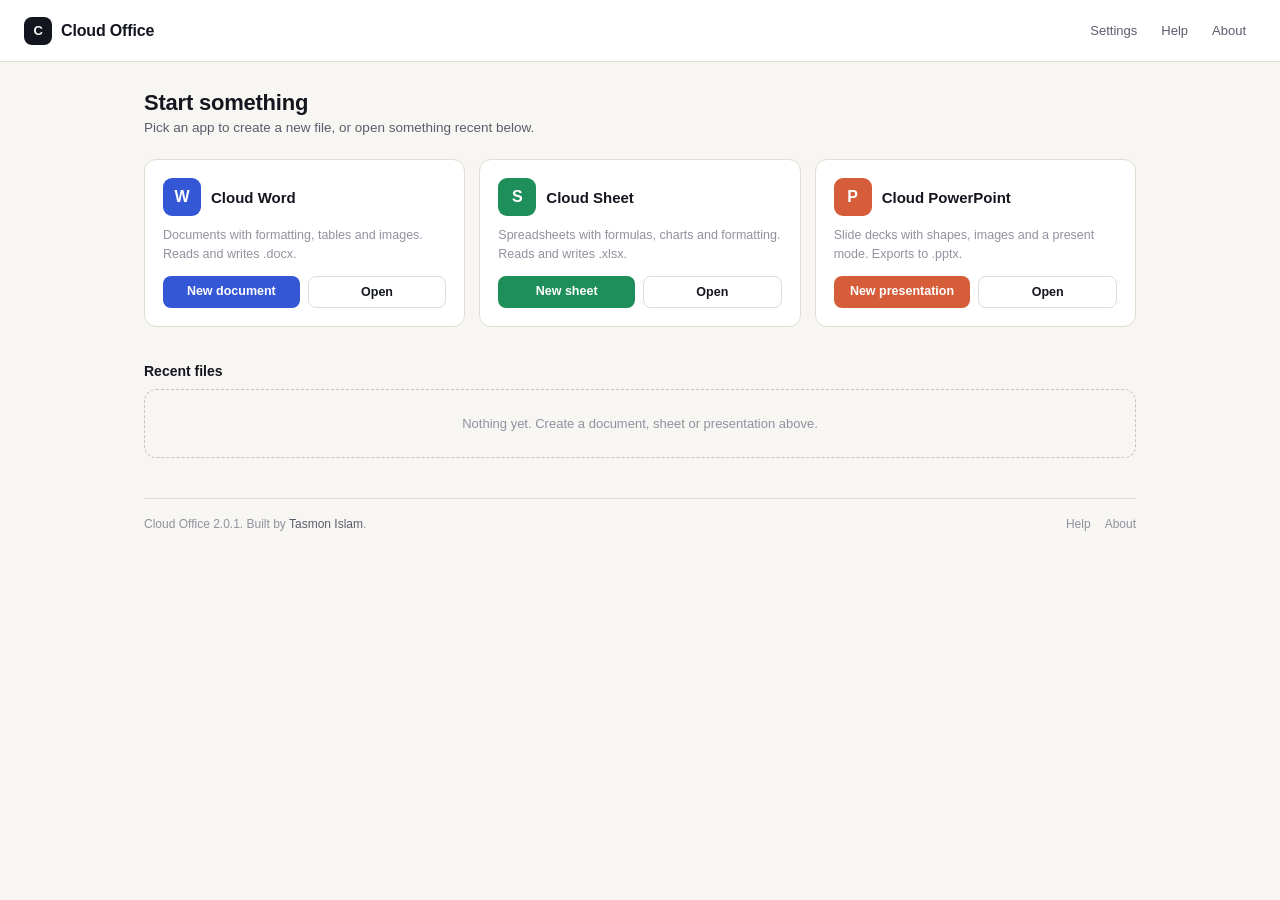
<file: index.html>
<!doctype html>
<html lang="en">
<head>
<meta charset="utf-8" />
<meta name="viewport" content="width=device-width, initial-scale=1, viewport-fit=cover" />
<title>Cloud Office</title>
<meta name="theme-color" content="#14161f" />
<link rel="manifest" href="manifest.json" />
<link rel="icon" href="icon-hub.svg" type="image/svg+xml" />
<link rel="stylesheet" href="theme.css" />
<link rel="stylesheet" href="common.css" />
<style>
  body{ overflow-x:hidden; }
  .wrap{ max-width:1040px; margin:0 auto; padding:0 24px 60px; }

  header.top{
    display:flex; align-items:center; justify-content:space-between; padding:16px 24px;
    border-bottom:1px solid var(--line); background:var(--paper-raised);
  }
  .brand{ display:flex; align-items:center; gap:9px; font-weight:800; font-size:16px; letter-spacing:-.01em; }
  .brand .mark{ width:28px; height:28px; border-radius:8px; background:var(--ink); color:var(--paper); display:grid; place-items:center; font-size:13px; }
  .top-links{ display:flex; align-items:center; gap:4px; }
  .top-links a, .top-links button{
    font-size:13px; color:var(--ink-soft); text-decoration:none; padding:7px 10px; border-radius:7px; border:none; background:none;
  }
  .top-links a:hover, .top-links button:hover{ background:var(--paper); color:var(--ink); }

  h1.page-title{ font-size:22px; margin:28px 0 4px; letter-spacing:-.01em; }
  p.page-sub{ font-size:13.5px; color:var(--ink-soft); margin:0 0 24px; }

  .apps{ display:grid; grid-template-columns:repeat(3,1fr); gap:14px; margin-bottom:36px; }
  @media (max-width:760px){ .apps{ grid-template-columns:1fr; } }

  .app-card{ background:var(--paper-raised); border:1px solid var(--line); border-radius:12px; padding:18px; display:flex; flex-direction:column; gap:10px; }
  .app-card .top-row{ display:flex; align-items:center; gap:10px; }
  .app-card .icon{ width:38px; height:38px; border-radius:9px; display:grid; place-items:center; color:#fff; font-weight:800; font-size:16px; flex-shrink:0; }
  .app-card.word .icon{ background:var(--word); }
  .app-card.sheet .icon{ background:var(--sheet); }
  .app-card.slides .icon{ background:var(--slides); }
  .app-card h3{ margin:0; font-size:15px; }
  .app-card p{ margin:0; font-size:12.5px; color:var(--ink-faint); line-height:1.5; }
  .app-card .actions{ display:flex; gap:8px; margin-top:2px; }
  .app-card .actions a{ flex:1; text-align:center; text-decoration:none; padding:8px 10px; border-radius:8px; font-size:12.5px; font-weight:600; }
  .app-card.word .actions a.primary{ background:var(--word); color:#fff; }
  .app-card.sheet .actions a.primary{ background:var(--sheet); color:#fff; }
  .app-card.slides .actions a.primary{ background:var(--slides); color:#fff; }
  .app-card .actions a.secondary{ border:1px solid var(--line); color:var(--ink); }
  .app-card .actions a.secondary:hover{ background:var(--paper); }

  .recent-head{ display:flex; align-items:center; justify-content:space-between; margin-bottom:10px; }
  .recent-head h2{ font-size:14px; margin:0; }
  .recent-list{ display:flex; flex-direction:column; border:1px solid var(--line); border-radius:12px; overflow:hidden; background:var(--paper-raised); }
  .recent-row{ display:flex; align-items:center; gap:12px; padding:11px 14px; text-decoration:none; color:var(--ink); border-bottom:1px solid var(--line); }
  .recent-row:last-child{ border-bottom:none; }
  .recent-row:hover{ background:var(--paper); }
  .recent-row .tag{ width:26px; height:26px; border-radius:7px; display:grid; place-items:center; color:#fff; font-size:11px; font-weight:800; flex-shrink:0; }
  .recent-row.type-word .tag{ background:var(--word); }
  .recent-row.type-sheet .tag{ background:var(--sheet); }
  .recent-row.type-slides .tag{ background:var(--slides); }
  .recent-row .name{ flex:1; font-size:13px; font-weight:600; white-space:nowrap; overflow:hidden; text-overflow:ellipsis; }
  .recent-row .when{ font-size:12px; color:var(--ink-faint); flex-shrink:0; }
  .recent-row .del{ background:none; border:none; color:var(--ink-faint); font-size:12px; padding:4px; flex-shrink:0; }
  .recent-row .del:hover{ color:var(--danger); }
  .recent-empty{ border:1px dashed var(--line-strong); border-radius:12px; padding:26px; text-align:center; font-size:13px; color:var(--ink-faint); }

  footer.hub-footer{ margin-top:40px; padding-top:18px; border-top:1px solid var(--line); display:flex; align-items:center; justify-content:space-between; flex-wrap:wrap; gap:10px; }
  footer.hub-footer .credit{ font-size:12px; color:var(--ink-faint); }
  footer.hub-footer .credit a{ color:var(--ink-soft); text-decoration:none; }
  footer.hub-footer .credit a:hover{ text-decoration:underline; }
  footer.hub-footer nav{ display:flex; gap:14px; }
  footer.hub-footer nav a{ font-size:12px; color:var(--ink-faint); text-decoration:none; }
  footer.hub-footer nav a:hover{ color:var(--ink); }
</style>
</head>
<body>

<header class="top">
  <div class="brand"><span class="mark">C</span>Cloud Office</div>
  <div class="top-links">
    <button id="btnSettings" type="button">Settings</button>
    <a href="help.html">Help</a>
    <a href="about.html">About</a>
  </div>
</header>

<main class="wrap">
  <h1 class="page-title">Start something</h1>
  <p class="page-sub">Pick an app to create a new file, or open something recent below.</p>

  <div class="apps">
    <div class="app-card word">
      <div class="top-row"><span class="icon">W</span><h3>Cloud Word</h3></div>
      <p>Documents with formatting, tables and images. Reads and writes .docx.</p>
      <div class="actions">
        <a class="primary" href="word.html?new=1">New document</a>
        <a class="secondary" href="word.html">Open</a>
      </div>
    </div>
    <div class="app-card sheet">
      <div class="top-row"><span class="icon">S</span><h3>Cloud Sheet</h3></div>
      <p>Spreadsheets with formulas, charts and formatting. Reads and writes .xlsx.</p>
      <div class="actions">
        <a class="primary" href="sheet.html?new=1">New sheet</a>
        <a class="secondary" href="sheet.html">Open</a>
      </div>
    </div>
    <div class="app-card slides">
      <div class="top-row"><span class="icon">P</span><h3>Cloud PowerPoint</h3></div>
      <p>Slide decks with shapes, images and a present mode. Exports to .pptx.</p>
      <div class="actions">
        <a class="primary" href="slides.html?new=1">New presentation</a>
        <a class="secondary" href="slides.html">Open</a>
      </div>
    </div>
  </div>

  <div class="recent-head"><h2>Recent files</h2></div>
  <div id="recentWrap"></div>

  <footer class="hub-footer">
    <span class="credit">Cloud Office 2.0.1. Built by <a href="mailto:tasmon@outlook.com">Tasmon Islam</a>.</span>
    <nav><a href="help.html">Help</a><a href="about.html">About</a></nav>
  </footer>
</main>

<div class="modal-backdrop" id="settingsModal" hidden>
  <div class="modal-box">
    <div class="modal-head"><h2>Settings</h2><button class="icon-btn" onclick="CloudCommon.closeModal('settingsModal')">✕</button></div>
    <div class="modal-body">
      <div class="setting-row">
        <div><div class="label">Theme</div><div class="desc">Applies across Word, Sheet and PowerPoint.</div></div>
        <div class="theme-choices">
          <button data-theme-choice="light">Light</button>
          <button data-theme-choice="dark">Dark</button>
          <button data-theme-choice="system">System</button>
        </div>
      </div>
      <div class="setting-row">
        <div><div class="label">Storage</div><div class="desc">Everything is saved in this browser only. Nothing is uploaded.</div></div>
      </div>
    </div>
  </div>
</div>

<script src="db.js"></script>
<script src="common.js"></script>
<script>
CloudCommon.initTheme();
CloudCommon.initModalDismiss();
document.getElementById('btnSettings').addEventListener('click', () => CloudCommon.openModal('settingsModal'));

const SOURCES = [
  { app: 'word', label: 'Cloud Word', dbName: 'cloud-word', store: 'documents', page: 'word.html' },
  { app: 'sheet', label: 'Cloud Sheet', dbName: 'cloud-sheet', store: 'workbooks', page: 'sheet.html' },
  { app: 'slides', label: 'Cloud PowerPoint', dbName: 'cloud-slides', store: 'decks', page: 'slides.html' },
];

function formatWhen(ts) {
  const d = new Date(ts);
  const now = new Date();
  const sameDay = d.toDateString() === now.toDateString();
  const time = d.toLocaleTimeString([], { hour: '2-digit', minute: '2-digit' });
  return sameDay ? `Today, ${time}` : d.toLocaleDateString([], { month: 'short', day: 'numeric' }) + `, ${time}`;
}

async function loadRecent() {
  const wrap = document.getElementById('recentWrap');
  let all = [];
  for (const src of SOURCES) {
    try {
      const db = new CloudDB(src.dbName, src.store);
      const items = await db.getAll();
      items.forEach(it => all.push({ ...src, id: it.id, title: it.title || 'Untitled', updatedAt: it.updatedAt || 0 }));
    } catch (e) { /* store not created yet - fine */ }
  }
  all.sort((a, b) => b.updatedAt - a.updatedAt);
  all = all.slice(0, 10);

  if (all.length === 0) {
    wrap.innerHTML = '<div class="recent-empty">Nothing yet. Create a document, sheet or presentation above.</div>';
    return;
  }

  const list = document.createElement('div');
  list.className = 'recent-list';
  all.forEach(item => {
    const row = document.createElement('a');
    row.className = 'recent-row type-' + item.app;
    row.href = `${item.page}?doc=${encodeURIComponent(item.id)}`;
    row.innerHTML = `
      <span class="tag">${item.app === 'word' ? 'W' : item.app === 'sheet' ? 'S' : 'P'}</span>
      <span class="name"></span>
      <span class="when"></span>
      <button class="del" title="Delete" type="button">Delete</button>
    `;
    row.querySelector('.name').textContent = item.title;
    row.querySelector('.when').textContent = formatWhen(item.updatedAt);
    row.querySelector('.del').addEventListener('click', async (e) => {
      e.preventDefault(); e.stopPropagation();
      if (!confirm(`Delete "${item.title}"? This can't be undone.`)) return;
      const db = new CloudDB(item.dbName, item.store);
      await db.delete(item.id);
      loadRecent();
    });
    list.appendChild(row);
  });
  wrap.innerHTML = '';
  wrap.appendChild(list);
}
loadRecent();
</script>
</body>
</html>
</file>
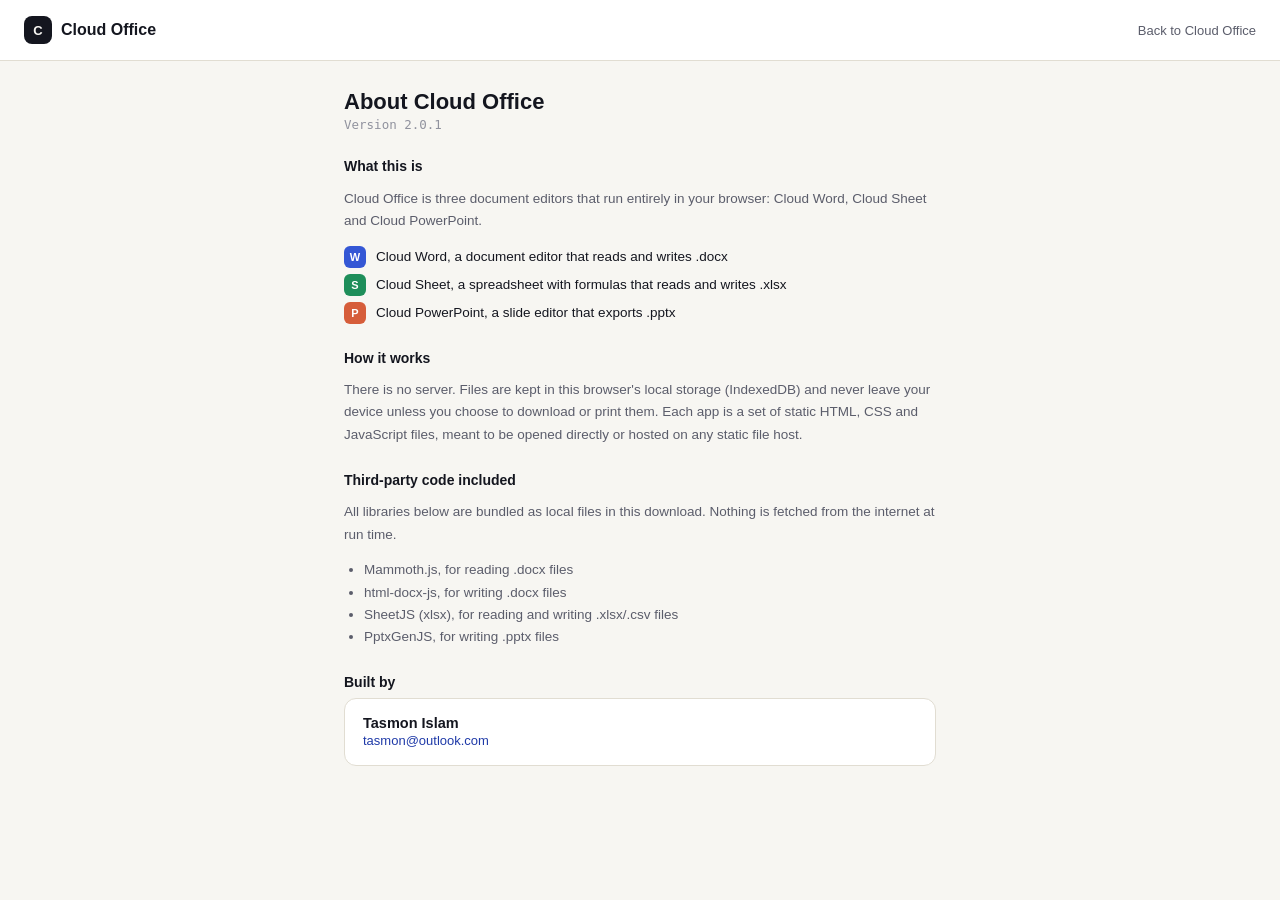
<file: about.html>
<!doctype html>
<html lang="en">
<head>
<meta charset="utf-8" />
<meta name="viewport" content="width=device-width, initial-scale=1" />
<title>About - Cloud Office</title>
<meta name="theme-color" content="#14161f" />
<link rel="icon" href="icon-hub.svg" type="image/svg+xml" />
<link rel="stylesheet" href="theme.css" />
<link rel="stylesheet" href="common.css" />
<style>
  .wrap{ max-width:640px; margin:0 auto; padding:0 24px 60px; }
  header.top{ display:flex; align-items:center; justify-content:space-between; padding:16px 24px; border-bottom:1px solid var(--line); background:var(--paper-raised); }
  .brand{ display:flex; align-items:center; gap:9px; font-weight:800; font-size:16px; }
  .brand .mark{ width:28px; height:28px; border-radius:8px; background:var(--ink); color:var(--paper); display:grid; place-items:center; font-size:13px; }
  .back{ font-size:13px; color:var(--ink-soft); text-decoration:none; }
  .back:hover{ color:var(--ink); }
  h1{ font-size:22px; margin:28px 0 2px; }
  .version{ font-size:12.5px; color:var(--ink-faint); font-family:var(--font-mono); margin-bottom:26px; }
  section{ margin-bottom:26px; }
  section h2{ font-size:14px; margin:0 0 8px; }
  section p, section li{ font-size:13.5px; line-height:1.65; color:var(--ink-soft); }
  section ul{ margin:0; padding-left:20px; }
  .credit-box{ border:1px solid var(--line); border-radius:12px; padding:16px 18px; background:var(--paper-raised); }
  .credit-box .name{ font-weight:700; font-size:14.5px; }
  .credit-box a{ color:var(--word-ink); text-decoration:none; font-size:13px; }
  .credit-box a:hover{ text-decoration:underline; }
  .apps-list{ display:flex; flex-direction:column; gap:6px; }
  .apps-list .row{ display:flex; align-items:center; gap:10px; font-size:13.5px; }
  .apps-list .tag{ width:22px; height:22px; border-radius:6px; display:grid; place-items:center; color:#fff; font-size:11px; font-weight:800; }
  .apps-list .word{ background:var(--word); } .apps-list .sheet{ background:var(--sheet); } .apps-list .slides{ background:var(--slides); }
</style>
</head>
<body>

<header class="top">
  <div class="brand"><span class="mark">C</span>Cloud Office</div>
  <a class="back" href="index.html">Back to Cloud Office</a>
</header>

<main class="wrap">
  <h1>About Cloud Office</h1>
  <div class="version">Version 2.0.1</div>

  <section>
    <h2>What this is</h2>
    <p>Cloud Office is three document editors that run entirely in your browser: Cloud Word, Cloud Sheet and Cloud PowerPoint.</p>
    <div class="apps-list">
      <div class="row"><span class="tag word">W</span>Cloud Word, a document editor that reads and writes .docx</div>
      <div class="row"><span class="tag sheet">S</span>Cloud Sheet, a spreadsheet with formulas that reads and writes .xlsx</div>
      <div class="row"><span class="tag slides">P</span>Cloud PowerPoint, a slide editor that exports .pptx</div>
    </div>
  </section>

  <section>
    <h2>How it works</h2>
    <p>There is no server. Files are kept in this browser's local storage (IndexedDB) and never leave your device unless you choose to download or print them. Each app is a set of static HTML, CSS and JavaScript files, meant to be opened directly or hosted on any static file host.</p>
  </section>

  <section>
    <h2>Third-party code included</h2>
    <p>All libraries below are bundled as local files in this download. Nothing is fetched from the internet at run time.</p>
    <ul>
      <li>Mammoth.js, for reading .docx files</li>
      <li>html-docx-js, for writing .docx files</li>
      <li>SheetJS (xlsx), for reading and writing .xlsx/.csv files</li>
      <li>PptxGenJS, for writing .pptx files</li>
    </ul>
  </section>

  <section>
    <h2>Built by</h2>
    <div class="credit-box">
      <div class="name">Tasmon Islam</div>
      <a href="mailto:tasmon@outlook.com">tasmon@outlook.com</a>
    </div>
  </section>
</main>

<script src="db.js"></script>
<script src="common.js"></script>
<script>CloudCommon.initTheme();</script>
</body>
</html>
</file>
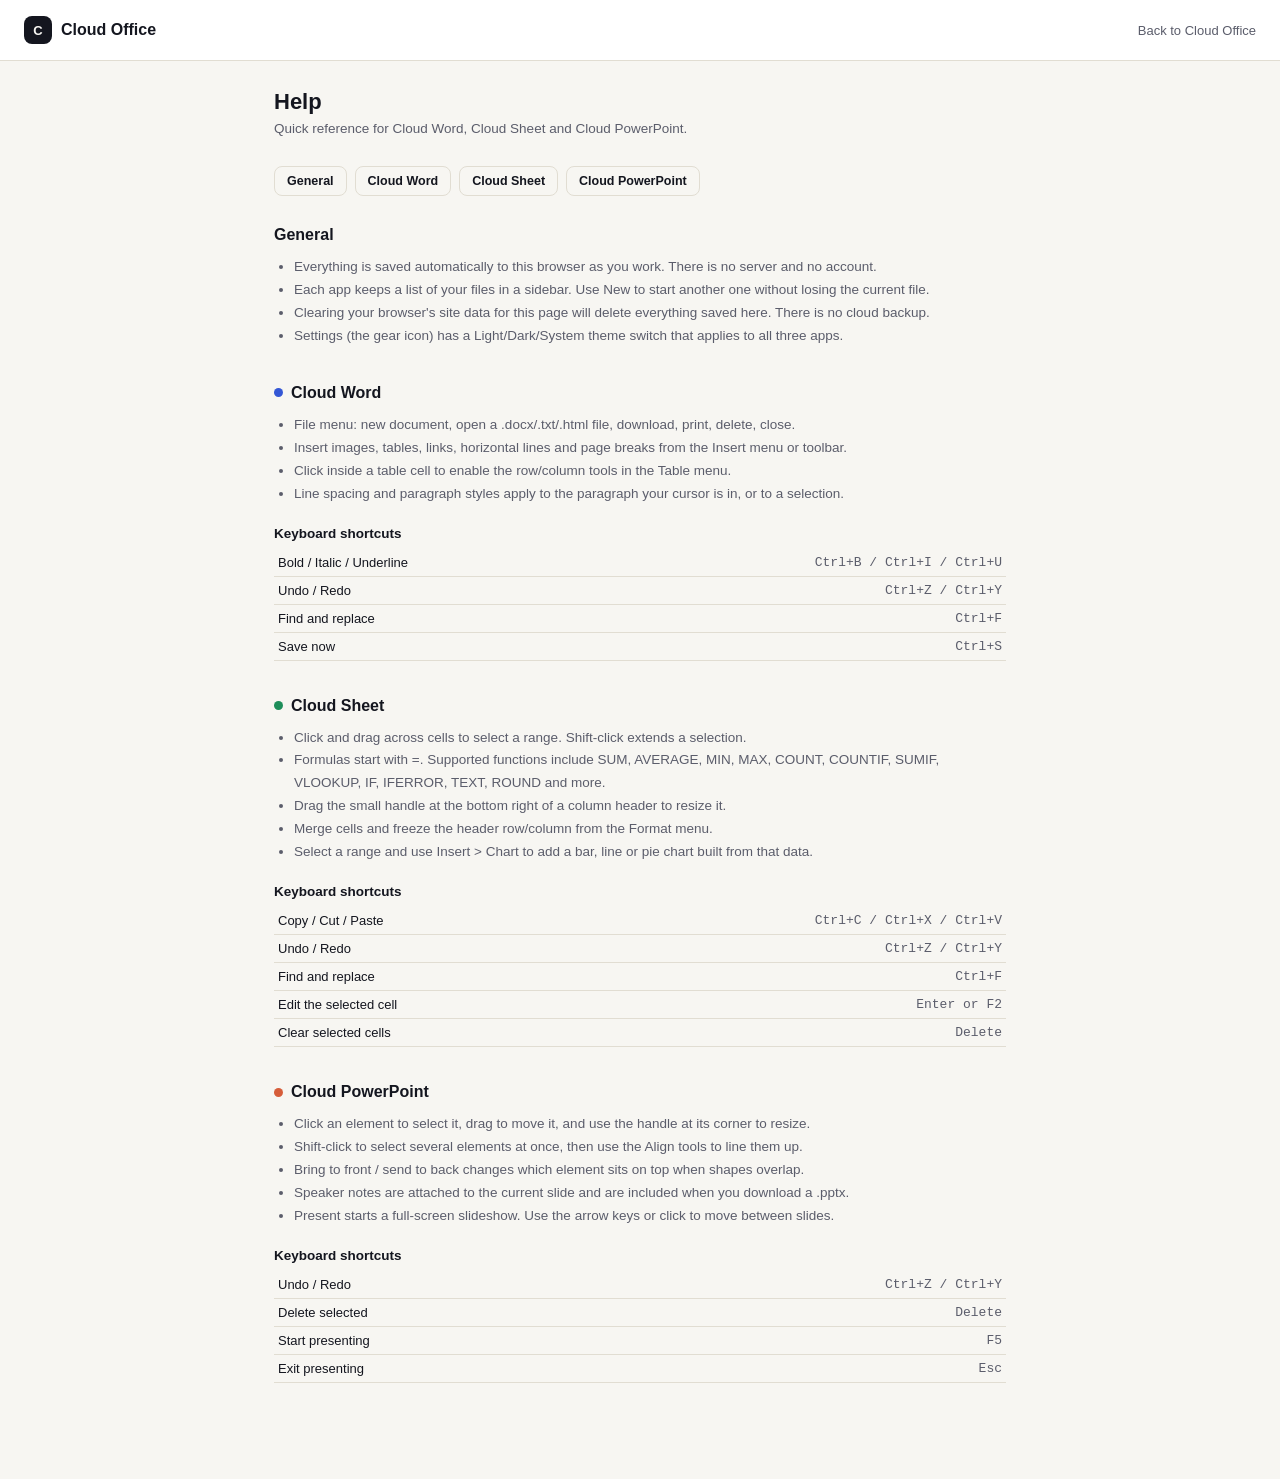
<file: help.html>
<!doctype html>
<html lang="en">
<head>
<meta charset="utf-8" />
<meta name="viewport" content="width=device-width, initial-scale=1" />
<title>Help - Cloud Office</title>
<meta name="theme-color" content="#14161f" />
<link rel="icon" href="icon-hub.svg" type="image/svg+xml" />
<link rel="stylesheet" href="theme.css" />
<link rel="stylesheet" href="common.css" />
<style>
  .wrap{ max-width:780px; margin:0 auto; padding:0 24px 60px; }
  header.top{ display:flex; align-items:center; justify-content:space-between; padding:16px 24px; border-bottom:1px solid var(--line); background:var(--paper-raised); }
  .brand{ display:flex; align-items:center; gap:9px; font-weight:800; font-size:16px; }
  .brand .mark{ width:28px; height:28px; border-radius:8px; background:var(--ink); color:var(--paper); display:grid; place-items:center; font-size:13px; }
  .back{ font-size:13px; color:var(--ink-soft); text-decoration:none; }
  .back:hover{ color:var(--ink); }
  h1{ font-size:22px; margin:28px 0 6px; }
  p.lead{ font-size:13.5px; color:var(--ink-soft); margin:0 0 30px; }
  .toc{ display:flex; gap:8px; margin-bottom:30px; flex-wrap:wrap; }
  .toc a{ font-size:12.5px; font-weight:600; padding:7px 12px; border-radius:8px; border:1px solid var(--line); text-decoration:none; color:var(--ink); }
  .toc a:hover{ background:var(--paper); }
  section{ margin-bottom:36px; scroll-margin-top:20px; }
  section h2{ font-size:16px; display:flex; align-items:center; gap:8px; margin:0 0 12px; }
  section h2 .dot{ width:9px; height:9px; border-radius:50%; }
  .word-dot{ background:var(--word); } .sheet-dot{ background:var(--sheet); } .slides-dot{ background:var(--slides); }
  h3{ font-size:13.5px; margin:20px 0 8px; }
  ul{ margin:0 0 8px; padding-left:20px; font-size:13.5px; line-height:1.7; color:var(--ink-soft); }
  table.shortcuts{ width:100%; border-collapse:collapse; font-size:13px; margin-top:6px; }
  table.shortcuts td{ padding:6px 4px; border-bottom:1px solid var(--line); }
  table.shortcuts td:last-child{ text-align:right; font-family:var(--font-mono); color:var(--ink-soft); }
</style>
</head>
<body>

<header class="top">
  <div class="brand"><span class="mark">C</span>Cloud Office</div>
  <a class="back" href="index.html">Back to Cloud Office</a>
</header>

<main class="wrap">
  <h1>Help</h1>
  <p class="lead">Quick reference for Cloud Word, Cloud Sheet and Cloud PowerPoint.</p>

  <div class="toc">
    <a href="#general">General</a>
    <a href="#word">Cloud Word</a>
    <a href="#sheet">Cloud Sheet</a>
    <a href="#slides">Cloud PowerPoint</a>
  </div>

  <section id="general">
    <h2>General</h2>
    <ul>
      <li>Everything is saved automatically to this browser as you work. There is no server and no account.</li>
      <li>Each app keeps a list of your files in a sidebar. Use New to start another one without losing the current file.</li>
      <li>Clearing your browser's site data for this page will delete everything saved here. There is no cloud backup.</li>
      <li>Settings (the gear icon) has a Light/Dark/System theme switch that applies to all three apps.</li>
    </ul>
  </section>

  <section id="word">
    <h2><span class="dot word-dot"></span>Cloud Word</h2>
    <ul>
      <li>File menu: new document, open a .docx/.txt/.html file, download, print, delete, close.</li>
      <li>Insert images, tables, links, horizontal lines and page breaks from the Insert menu or toolbar.</li>
      <li>Click inside a table cell to enable the row/column tools in the Table menu.</li>
      <li>Line spacing and paragraph styles apply to the paragraph your cursor is in, or to a selection.</li>
    </ul>
    <h3>Keyboard shortcuts</h3>
    <table class="shortcuts">
      <tr><td>Bold / Italic / Underline</td><td>Ctrl+B / Ctrl+I / Ctrl+U</td></tr>
      <tr><td>Undo / Redo</td><td>Ctrl+Z / Ctrl+Y</td></tr>
      <tr><td>Find and replace</td><td>Ctrl+F</td></tr>
      <tr><td>Save now</td><td>Ctrl+S</td></tr>
    </table>
  </section>

  <section id="sheet">
    <h2><span class="dot sheet-dot"></span>Cloud Sheet</h2>
    <ul>
      <li>Click and drag across cells to select a range. Shift-click extends a selection.</li>
      <li>Formulas start with =. Supported functions include SUM, AVERAGE, MIN, MAX, COUNT, COUNTIF, SUMIF, VLOOKUP, IF, IFERROR, TEXT, ROUND and more.</li>
      <li>Drag the small handle at the bottom right of a column header to resize it.</li>
      <li>Merge cells and freeze the header row/column from the Format menu.</li>
      <li>Select a range and use Insert &gt; Chart to add a bar, line or pie chart built from that data.</li>
    </ul>
    <h3>Keyboard shortcuts</h3>
    <table class="shortcuts">
      <tr><td>Copy / Cut / Paste</td><td>Ctrl+C / Ctrl+X / Ctrl+V</td></tr>
      <tr><td>Undo / Redo</td><td>Ctrl+Z / Ctrl+Y</td></tr>
      <tr><td>Find and replace</td><td>Ctrl+F</td></tr>
      <tr><td>Edit the selected cell</td><td>Enter or F2</td></tr>
      <tr><td>Clear selected cells</td><td>Delete</td></tr>
    </table>
  </section>

  <section id="slides">
    <h2><span class="dot slides-dot"></span>Cloud PowerPoint</h2>
    <ul>
      <li>Click an element to select it, drag to move it, and use the handle at its corner to resize.</li>
      <li>Shift-click to select several elements at once, then use the Align tools to line them up.</li>
      <li>Bring to front / send to back changes which element sits on top when shapes overlap.</li>
      <li>Speaker notes are attached to the current slide and are included when you download a .pptx.</li>
      <li>Present starts a full-screen slideshow. Use the arrow keys or click to move between slides.</li>
    </ul>
    <h3>Keyboard shortcuts</h3>
    <table class="shortcuts">
      <tr><td>Undo / Redo</td><td>Ctrl+Z / Ctrl+Y</td></tr>
      <tr><td>Delete selected</td><td>Delete</td></tr>
      <tr><td>Start presenting</td><td>F5</td></tr>
      <tr><td>Exit presenting</td><td>Esc</td></tr>
    </table>
  </section>
</main>

<script src="db.js"></script>
<script src="common.js"></script>
<script>CloudCommon.initTheme();</script>
</body>
</html>
</file>
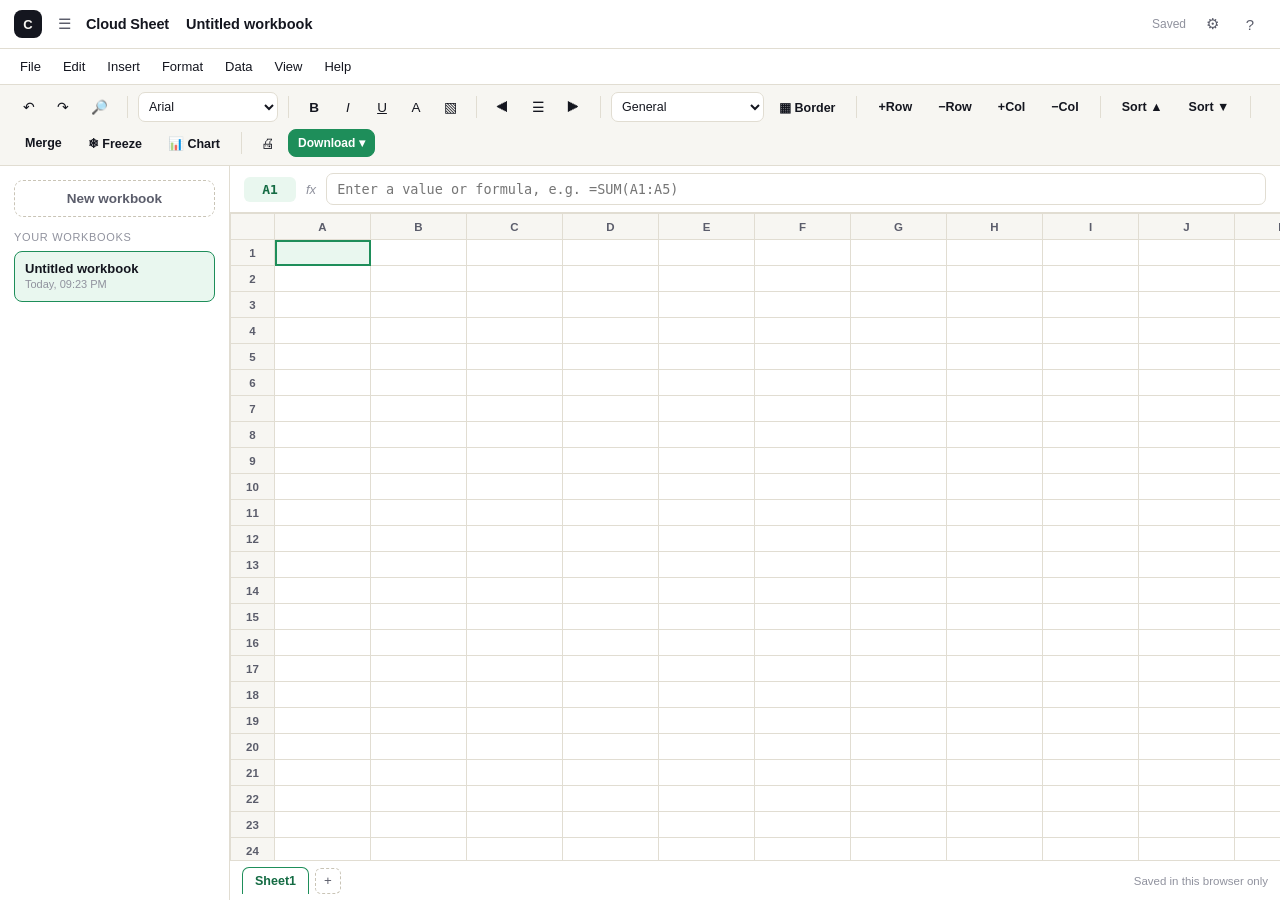
<file: sheet.html>
<!doctype html>
<html lang="en">
<head>
<meta charset="utf-8" />
<meta name="viewport" content="width=device-width, initial-scale=1" />
<title>Cloud Sheet</title>
<meta name="theme-color" content="#1e8e5a" />
<link rel="manifest" href="manifest.json" />
<link rel="icon" href="icon-sheet.svg" type="image/svg+xml" />
<link rel="apple-touch-icon" href="icon-sheet-192.png" />
<link rel="stylesheet" href="theme.css" />
<link rel="stylesheet" href="common.css" />
<link rel="stylesheet" href="sheet.css" />
</head>
<body>

<div class="app" id="app" style="--accent:var(--sheet); --accent-tint:var(--sheet-tint);">

  <header class="appbar">
    <div class="appbar-left">
      <a class="hub-link" href="index.html" title="Cloud Office home"><span class="mark">C</span></a>
      <button class="icon-btn" id="toggleSidebar" title="Workbooks">☰</button>
      <span class="app-name">Cloud Sheet</span>
      <input id="bookTitle" class="doc-title" value="Untitled workbook" spellcheck="false" aria-label="Workbook title" />
    </div>
    <div class="appbar-right">
      <span class="save-status" id="saveStatus">Saved</span>
      <button class="icon-btn" id="btnSettings" title="Settings">⚙</button>
      <button class="icon-btn" id="btnHelp" title="Help">?</button>
    </div>
  </header>

  <nav class="menubar" id="menubar">
    <div class="menubar-item">File
      <div class="menubar-dropdown">
        <button id="mNew">New workbook</button>
        <button id="mOpenTrigger">Open from computer</button>
        <input type="file" id="fileOpen" accept=".xlsx,.xls,.csv" hidden />
        <hr class="menu-sep" />
        <div class="menu-label">Download</div>
        <button id="mExportXlsx">Excel workbook (.xlsx)</button>
        <button id="mExportCsv">Current sheet (.csv)</button>
        <hr class="menu-sep" />
        <button id="mPrint">Print<span class="shortcut">Ctrl+P</span></button>
        <button id="mDelete">Delete this workbook</button>
        <hr class="menu-sep" />
        <button id="mClose">Close, back to Cloud Office</button>
      </div>
    </div>
    <div class="menubar-item">Edit
      <div class="menubar-dropdown">
        <button id="mUndo">Undo<span class="shortcut">Ctrl+Z</span></button>
        <button id="mRedo">Redo<span class="shortcut">Ctrl+Y</span></button>
        <hr class="menu-sep" />
        <button id="mCopy">Copy<span class="shortcut">Ctrl+C</span></button>
        <button id="mCut">Cut<span class="shortcut">Ctrl+X</span></button>
        <button id="mPaste">Paste<span class="shortcut">Ctrl+V</span></button>
        <button id="mDeleteRange">Delete selected cells</button>
        <hr class="menu-sep" />
        <button id="mFind">Find and replace<span class="shortcut">Ctrl+F</span></button>
      </div>
    </div>
    <div class="menubar-item">Insert
      <div class="menubar-dropdown">
        <button id="mInsertRow">Row below</button>
        <button id="mInsertCol">Column right</button>
        <button id="mInsertChart">Chart</button>
        <button id="mInsertSheet">New sheet</button>
      </div>
    </div>
    <div class="menubar-item">Format
      <div class="menubar-dropdown">
        <button id="mBold">Bold</button>
        <button id="mItalic">Italic</button>
        <button id="mUnderline">Underline</button>
        <hr class="menu-sep" />
        <div class="menu-label">Number format</div>
        <button data-fmt="general">General</button>
        <button data-fmt="number">Number</button>
        <button data-fmt="currency">Currency</button>
        <button data-fmt="percent">Percent</button>
        <button data-fmt="date">Date</button>
        <hr class="menu-sep" />
        <button id="mMerge">Merge cells</button>
        <button id="mFreeze">Freeze header row and column</button>
      </div>
    </div>
    <div class="menubar-item">Data
      <div class="menubar-dropdown">
        <button id="mSortAsc">Sort sheet by column, A to Z</button>
        <button id="mSortDesc">Sort sheet by column, Z to A</button>
        <hr class="menu-sep" />
        <button id="mDeleteRow">Delete row</button>
        <button id="mDeleteCol">Delete column</button>
      </div>
    </div>
    <div class="menubar-item">View
      <div class="menubar-dropdown">
        <button id="mToggleSidebar">Show/hide workbook list</button>
      </div>
    </div>
    <div class="menubar-item">Help
      <div class="menubar-dropdown">
        <button id="mHelpCenter">Help center</button>
        <button id="mAbout">About Cloud Sheet</button>
      </div>
    </div>
  </nav>

  <div class="toolbar" id="toolbar">
    <div class="tgroup">
      <button class="tbtn" id="btnUndo" title="Undo (Ctrl+Z)">↶</button>
      <button class="tbtn" id="btnRedo" title="Redo (Ctrl+Y)">↷</button>
      <button class="tbtn" id="btnFind" title="Find and replace (Ctrl+F)">🔎</button>
    </div>
    <span class="tsep"></span>
    <div class="tgroup">
      <select id="fontFamily" title="Font"></select>
    </div>
    <span class="tsep"></span>
    <div class="tgroup">
      <button class="tbtn" data-cmd="bold" title="Bold"><b>B</b></button>
      <button class="tbtn" data-cmd="italic" title="Italic"><i>I</i></button>
      <button class="tbtn" data-cmd="underline" title="Underline"><u>U</u></button>
      <label class="tbtn color-btn" title="Text color">A<input type="color" id="textColor" value="#14161f" /></label>
      <label class="tbtn color-btn" title="Fill color">▧<input type="color" id="fillColor" value="#ffffff" /></label>
    </div>
    <span class="tsep"></span>
    <div class="tgroup">
      <button class="tbtn" data-align="left" title="Align left">⯇</button>
      <button class="tbtn" data-align="center" title="Align center">☰</button>
      <button class="tbtn" data-align="right" title="Align right">⯈</button>
    </div>
    <span class="tsep"></span>
    <div class="tgroup">
      <select id="numFormat" title="Number format">
        <option value="general">General</option>
        <option value="number">Number (1,234.50)</option>
        <option value="integer">Integer (1,234)</option>
        <option value="currency">Currency ($1,234.50)</option>
        <option value="percent">Percent (12.3%)</option>
        <option value="date">Date</option>
      </select>
      <button class="tbtn wide" id="btnBorder" title="Toggle cell borders">▦ Border</button>
    </div>
    <span class="tsep"></span>
    <div class="tgroup">
      <button class="tbtn wide" id="btnInsertRow" title="Insert row below">+Row</button>
      <button class="tbtn wide" id="btnDeleteRow" title="Delete selected row">−Row</button>
      <button class="tbtn wide" id="btnInsertCol" title="Insert column right">+Col</button>
      <button class="tbtn wide" id="btnDeleteCol" title="Delete selected column">−Col</button>
    </div>
    <span class="tsep"></span>
    <div class="tgroup">
      <button class="tbtn wide" id="btnSortAsc" title="Sort selected column A to Z">Sort ▲</button>
      <button class="tbtn wide" id="btnSortDesc" title="Sort selected column Z to A">Sort ▼</button>
    </div>
    <span class="tsep"></span>
    <div class="tgroup">
      <button class="tbtn wide" id="btnMerge" title="Merge selected cells">Merge</button>
      <button class="tbtn wide" id="btnFreeze" title="Freeze header row and column">❄ Freeze</button>
      <button class="tbtn wide" id="btnChart" title="Insert chart from selected range">📊 Chart</button>
    </div>
    <span class="tsep"></span>
    <div class="tgroup">
      <button class="tbtn" id="btnPrint" title="Print">🖨</button>
      <div class="menu-wrap">
        <button class="btn primary small" id="btnExportMenu">Download ▾</button>
        <div class="menu" id="exportMenu">
          <button data-export="xlsx">Excel workbook (.xlsx)</button>
          <button data-export="csv">Current sheet (.csv)</button>
        </div>
      </div>
    </div>
  </div>

  <div class="find-bar" id="findBar" hidden>
    <input id="findInput" placeholder="Find" autocomplete="off" />
    <input id="replaceInput" placeholder="Replace with" autocomplete="off" />
    <button class="btn ghost small" id="btnFindNext">Next</button>
    <button class="btn ghost small" id="btnReplace">Replace</button>
    <button class="btn ghost small" id="btnReplaceAll">Replace all</button>
    <span class="find-count" id="findCount"></span>
    <button class="icon-btn" id="btnFindClose" title="Close">✕</button>
  </div>

  <div class="workspace">
    <aside class="sidebar" id="sidebar">
      <button class="new-doc-btn" id="btnNewBook">New workbook</button>
      <div class="sidebar-label">Your workbooks</div>
      <div class="doc-list" id="bookList"></div>
    </aside>

    <div class="sheet-main">
      <div class="formula-bar">
        <span class="cell-ref" id="cellRef">A1</span>
        <span class="fx">fx</span>
        <input id="formulaInput" autocomplete="off" spellcheck="false" placeholder="Enter a value or formula, e.g. =SUM(A1:A5)" />
      </div>

      <div class="grid-wrap" id="gridWrap">
        <table class="grid" id="grid"></table>
      </div>

      <footer class="tabs-bar">
        <div class="tabs" id="tabs"></div>
        <button class="tab-add" id="btnAddSheet" title="Add sheet">+</button>
        <div class="spacer"></div>
        <span class="hint">Saved in this browser only</span>
      </footer>
    </div>
  </div>

  <div class="chart-modal" id="chartModal" hidden>
    <div class="chart-panel">
      <div class="chart-head">
        <strong>Chart</strong>
        <div class="chart-type-switch">
          <button class="tbtn wide active" data-chart-type="bar">Bar</button>
          <button class="tbtn wide" data-chart-type="line">Line</button>
          <button class="tbtn wide" data-chart-type="pie">Pie</button>
        </div>
        <button class="icon-btn" id="btnChartClose" title="Close">✕</button>
      </div>
      <div id="chartSvgWrap"></div>
    </div>
  </div>
</div>

<div class="modal-backdrop" id="settingsModal" hidden>
  <div class="modal-box">
    <div class="modal-head"><h2>Settings</h2><button class="icon-btn" onclick="CloudCommon.closeModal('settingsModal')">✕</button></div>
    <div class="modal-body">
      <div class="setting-row">
        <div><div class="label">Theme</div><div class="desc">Applies across Word, Sheet and PowerPoint.</div></div>
        <div class="theme-choices">
          <button data-theme-choice="light">Light</button>
          <button data-theme-choice="dark">Dark</button>
          <button data-theme-choice="system">System</button>
        </div>
      </div>
      <div class="setting-row">
        <div><div class="label">Storage</div><div class="desc">Workbooks are saved in this browser only.</div></div>
      </div>
    </div>
  </div>
</div>

<script src="xlsx.full.min.js"></script>
<script src="db.js"></script>
<script src="undo.js"></script>
<script src="common.js"></script>
<script src="sheet.js"></script>
</body>
</html>
</file>
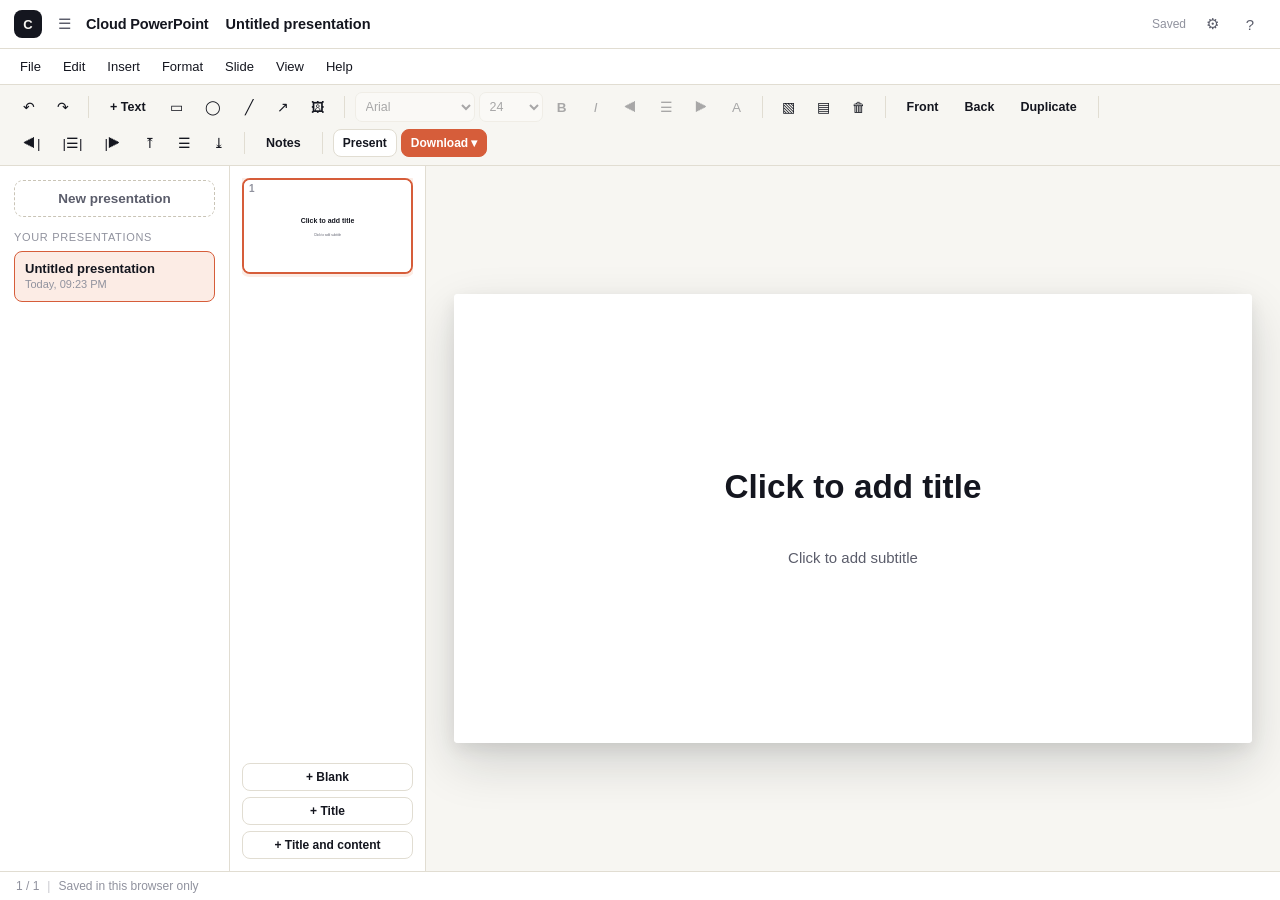
<file: slides.html>
<!doctype html>
<html lang="en">
<head>
<meta charset="utf-8" />
<meta name="viewport" content="width=device-width, initial-scale=1" />
<title>Cloud PowerPoint</title>
<meta name="theme-color" content="#d65d3a" />
<link rel="manifest" href="manifest.json" />
<link rel="icon" href="icon-slides.svg" type="image/svg+xml" />
<link rel="apple-touch-icon" href="icon-slides-192.png" />
<link rel="stylesheet" href="theme.css" />
<link rel="stylesheet" href="common.css" />
<link rel="stylesheet" href="slides.css" />
</head>
<body>

<div class="app" id="app" style="--accent:var(--slides); --accent-tint:var(--slides-tint);">

  <header class="appbar">
    <div class="appbar-left">
      <a class="hub-link" href="index.html" title="Cloud Office home"><span class="mark">C</span></a>
      <button class="icon-btn" id="toggleDeckSidebar" title="Presentations">☰</button>
      <span class="app-name">Cloud PowerPoint</span>
      <input id="deckTitle" class="doc-title" value="Untitled presentation" spellcheck="false" aria-label="Presentation title" />
    </div>
    <div class="appbar-right">
      <span class="save-status" id="saveStatus">Saved</span>
      <button class="icon-btn" id="btnSettings" title="Settings">⚙</button>
      <button class="icon-btn" id="btnHelp" title="Help">?</button>
    </div>
  </header>

  <nav class="menubar" id="menubar">
    <div class="menubar-item">File
      <div class="menubar-dropdown">
        <button id="mNew">New presentation</button>
        <hr class="menu-sep" />
        <button id="mExportPptx">Download as .pptx</button>
        <button id="mExportPdf">Print / PDF</button>
        <hr class="menu-sep" />
        <button id="mPrint">Print<span class="shortcut">Ctrl+P</span></button>
        <button id="mDelete">Delete this presentation</button>
        <hr class="menu-sep" />
        <button id="mClose">Close, back to Cloud Office</button>
      </div>
    </div>
    <div class="menubar-item">Edit
      <div class="menubar-dropdown">
        <button id="mUndo">Undo<span class="shortcut">Ctrl+Z</span></button>
        <button id="mRedo">Redo<span class="shortcut">Ctrl+Y</span></button>
        <hr class="menu-sep" />
        <button id="mDeleteEl">Delete selected</button>
      </div>
    </div>
    <div class="menubar-item">Insert
      <div class="menubar-dropdown">
        <button id="mAddText">Text box</button>
        <button id="mAddRect">Rectangle</button>
        <button id="mAddEllipse">Ellipse</button>
        <button id="mAddLine">Line</button>
        <button id="mAddArrow">Arrow</button>
        <button id="mAddImage">Image</button>
        <hr class="menu-sep" />
        <button id="mAddSlideBlank">New slide, blank</button>
        <button id="mAddSlideTitle">New slide, title</button>
        <button id="mAddSlideContent">New slide, title and content</button>
      </div>
    </div>
    <div class="menubar-item">Format
      <div class="menubar-dropdown">
        <button id="mBold">Bold</button>
        <button id="mItalic">Italic</button>
        <hr class="menu-sep" />
        <button id="mToFront">Bring to front</button>
        <button id="mToBack">Send to back</button>
        <hr class="menu-sep" />
        <div class="menu-label">Align</div>
        <button data-align-obj="left">Left</button>
        <button data-align-obj="hcenter">Center</button>
        <button data-align-obj="right">Right</button>
        <button data-align-obj="top">Top</button>
        <button data-align-obj="vcenter">Middle</button>
        <button data-align-obj="bottom">Bottom</button>
      </div>
    </div>
    <div class="menubar-item">Slide
      <div class="menubar-dropdown">
        <button id="mDuplicateSlide">Duplicate slide</button>
        <button id="mDeleteSlide">Delete slide</button>
        <hr class="menu-sep" />
        <button id="mNotesToggle">Show/hide speaker notes</button>
      </div>
    </div>
    <div class="menubar-item">View
      <div class="menubar-dropdown">
        <button id="mPresent">Present<span class="shortcut">F5</span></button>
        <button id="mToggleDeckSidebar">Show/hide presentation list</button>
      </div>
    </div>
    <div class="menubar-item">Help
      <div class="menubar-dropdown">
        <button id="mHelpCenter">Help center</button>
        <button id="mAbout">About Cloud PowerPoint</button>
      </div>
    </div>
  </nav>

  <div class="toolbar" id="toolbar">
    <div class="tgroup">
      <button class="tbtn" id="btnUndo" title="Undo (Ctrl+Z)">↶</button>
      <button class="tbtn" id="btnRedo" title="Redo (Ctrl+Y)">↷</button>
    </div>
    <span class="tsep"></span>
    <div class="tgroup">
      <button class="tbtn wide" id="btnAddText">+ Text</button>
      <button class="tbtn" id="btnAddRect" title="Rectangle">▭</button>
      <button class="tbtn" id="btnAddEllipse" title="Ellipse">◯</button>
      <button class="tbtn" id="btnAddLine" title="Line">╱</button>
      <button class="tbtn" id="btnAddArrow" title="Arrow">↗</button>
      <button class="tbtn" id="btnAddImage" title="Insert image">🖼</button>
      <input type="file" id="imageInput" accept="image/*" hidden />
    </div>
    <span class="tsep"></span>
    <div class="tgroup" id="textTools">
      <select id="fontFamily" title="Font"></select>
      <select id="fontSize" title="Font size">
        <option>12</option><option>14</option><option>18</option><option selected>24</option>
        <option>32</option><option>40</option><option>54</option><option>72</option>
      </select>
      <button class="tbtn" id="tBold" title="Bold"><b>B</b></button>
      <button class="tbtn" id="tItalic" title="Italic"><i>I</i></button>
      <button class="tbtn" data-align="left" title="Align left">⯇</button>
      <button class="tbtn" data-align="center" title="Align center">☰</button>
      <button class="tbtn" data-align="right" title="Align right">⯈</button>
      <label class="tbtn color-btn" title="Text color">A<input type="color" id="textColor" value="#14161f" /></label>
    </div>
    <span class="tsep"></span>
    <div class="tgroup">
      <label class="tbtn color-btn" title="Fill / line color">▧<input type="color" id="fillColor" value="#d65d3a" /></label>
      <label class="tbtn color-btn" title="Slide background">▤<input type="color" id="bgColor" value="#ffffff" /></label>
      <button class="tbtn" id="btnDeleteEl" title="Delete selected">🗑</button>
    </div>
    <span class="tsep"></span>
    <div class="tgroup">
      <button class="tbtn wide" id="btnToFront" title="Bring to front">Front</button>
      <button class="tbtn wide" id="btnToBack" title="Send to back">Back</button>
      <button class="tbtn wide" id="btnDuplicateSlide" title="Duplicate slide">Duplicate</button>
    </div>
    <span class="tsep"></span>
    <div class="tgroup" id="alignTools">
      <button class="tbtn" data-align-obj="left" title="Align left">⯇|</button>
      <button class="tbtn" data-align-obj="hcenter" title="Align center">|☰|</button>
      <button class="tbtn" data-align-obj="right" title="Align right">|⯈</button>
      <button class="tbtn" data-align-obj="top" title="Align top">⤒</button>
      <button class="tbtn" data-align-obj="vcenter" title="Align middle">☰</button>
      <button class="tbtn" data-align-obj="bottom" title="Align bottom">⤓</button>
    </div>
    <span class="tsep"></span>
    <div class="tgroup">
      <button class="tbtn wide" id="btnNotesToggle" title="Speaker notes">Notes</button>
    </div>
    <span class="tsep"></span>
    <div class="tgroup">
      <button class="btn ghost small" id="btnPresent">Present</button>
      <div class="menu-wrap">
        <button class="btn primary small" id="btnExportMenu">Download ▾</button>
        <div class="menu" id="exportMenu">
          <button data-export="pptx">PowerPoint (.pptx)</button>
          <button data-export="pdf">Print / PDF</button>
        </div>
      </div>
    </div>
  </div>

  <div class="workspace">
    <aside class="sidebar" id="deckSidebar">
      <button class="new-doc-btn" id="btnNewDeck">New presentation</button>
      <div class="sidebar-label">Your presentations</div>
      <div class="doc-list" id="deckList"></div>
    </aside>

    <aside class="slide-panel" id="slidePanel">
      <div class="slide-list" id="slideList"></div>
      <div class="panel-actions">
        <button class="btn ghost small" id="btnAddSlideBlank">+ Blank</button>
        <button class="btn ghost small" id="btnAddSlideTitle">+ Title</button>
        <button class="btn ghost small" id="btnAddSlideContent">+ Title and content</button>
      </div>
    </aside>

    <main class="canvas-wrap">
      <div class="slide-stage" id="slideStage">
        <div class="slide" id="slide"></div>
      </div>
      <div class="notes-panel" id="notesPanel" hidden>
        <label for="notesInput">Speaker notes</label>
        <textarea id="notesInput" placeholder="Notes for this slide, not shown to the audience"></textarea>
      </div>
    </main>
  </div>

  <footer class="statusbar">
    <span id="slideCountLabel">1 / 1</span>
    <span class="sep">|</span>
    <span>Saved in this browser only</span>
  </footer>
</div>

<div class="present-overlay" id="presentOverlay">
  <div class="present-slide" id="presentSlide"></div>
  <button class="present-exit" id="btnExitPresent">Esc, exit</button>
  <div class="present-nav">
    <button id="presPrev">‹</button>
    <span id="presCounter">1 / 1</span>
    <button id="presNext">›</button>
  </div>
</div>

<div class="modal-backdrop" id="settingsModal" hidden>
  <div class="modal-box">
    <div class="modal-head"><h2>Settings</h2><button class="icon-btn" onclick="CloudCommon.closeModal('settingsModal')">✕</button></div>
    <div class="modal-body">
      <div class="setting-row">
        <div><div class="label">Theme</div><div class="desc">Applies across Word, Sheet and PowerPoint.</div></div>
        <div class="theme-choices">
          <button data-theme-choice="light">Light</button>
          <button data-theme-choice="dark">Dark</button>
          <button data-theme-choice="system">System</button>
        </div>
      </div>
      <div class="setting-row">
        <div><div class="label">Storage</div><div class="desc">Presentations are saved in this browser only.</div></div>
      </div>
    </div>
  </div>
</div>

<script src="pptxgen.bundle.js"></script>
<script src="db.js"></script>
<script src="undo.js"></script>
<script src="common.js"></script>
<script src="slides.js"></script>
</body>
</html>
</file>
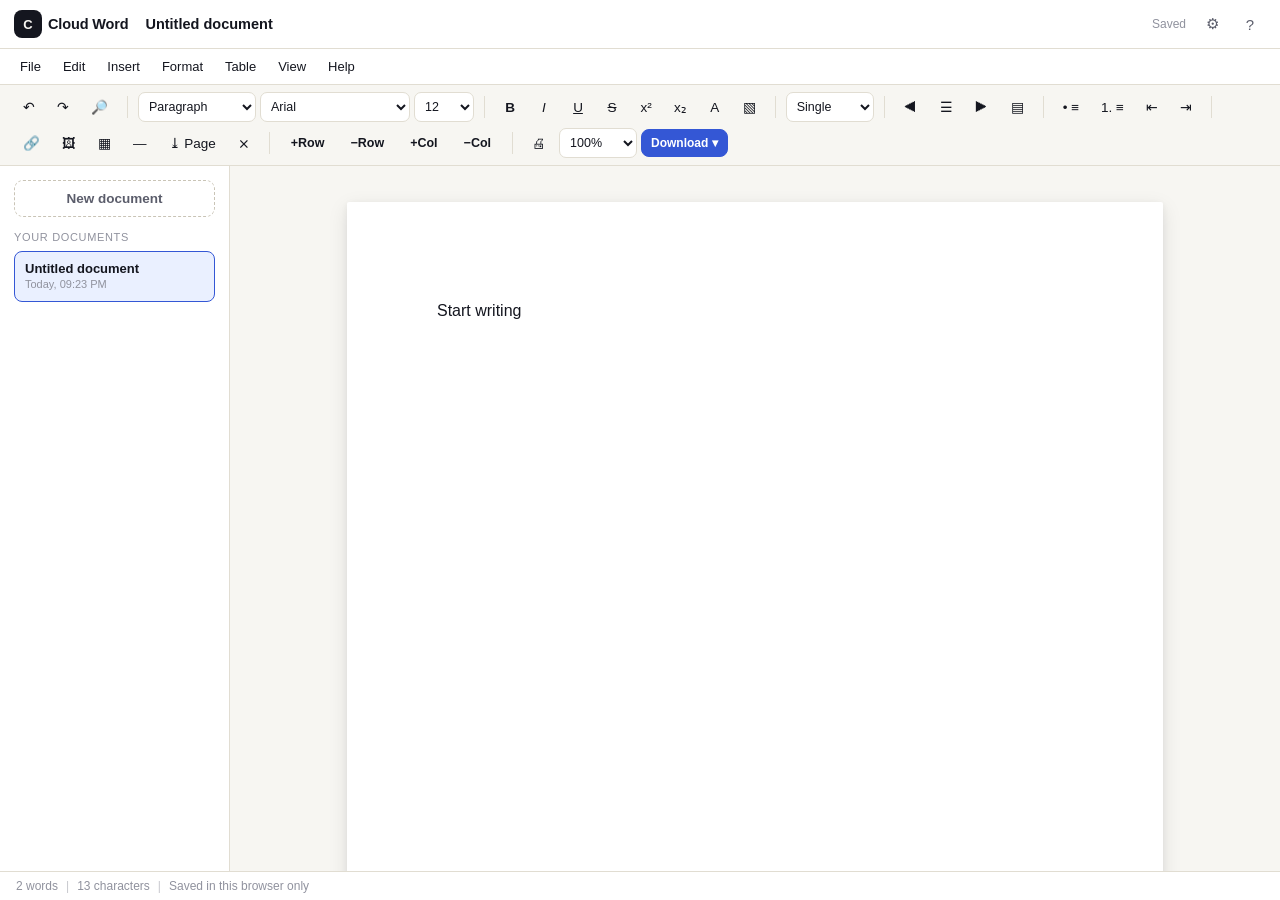
<file: word.html>
<!doctype html>
<html lang="en">
<head>
<meta charset="utf-8" />
<meta name="viewport" content="width=device-width, initial-scale=1" />
<title>Cloud Word</title>
<meta name="theme-color" content="#3457d5" />
<link rel="manifest" href="manifest.json" />
<link rel="icon" href="icon-word.svg" type="image/svg+xml" />
<link rel="apple-touch-icon" href="icon-word-192.png" />
<link rel="stylesheet" href="theme.css" />
<link rel="stylesheet" href="common.css" />
<link rel="stylesheet" href="word.css" />
</head>
<body>

<div class="app" id="app" style="--accent:var(--word); --accent-tint:var(--word-tint);">

  <header class="appbar">
    <div class="appbar-left">
      <a class="hub-link" href="index.html" title="Cloud Office home"><span class="mark">C</span></a>
      <span class="app-name">Cloud Word</span>
      <input id="docTitle" class="doc-title" value="Untitled document" spellcheck="false" aria-label="Document title" />
    </div>
    <div class="appbar-right">
      <span class="save-status" id="saveStatus">Saved</span>
      <button class="icon-btn" id="btnSettings" title="Settings">⚙</button>
      <button class="icon-btn" id="btnHelp" title="Help">?</button>
    </div>
  </header>

  <nav class="menubar" id="menubar">
    <div class="menubar-item">File
      <div class="menubar-dropdown">
        <button id="mNew">New document<span class="shortcut"></span></button>
        <label class="file-btn" style="display:flex;width:100%;">
          <button style="width:100%;text-align:left;" type="button" id="mOpenTrigger">Open from computer</button>
          <input type="file" id="fileOpen" accept=".docx,.txt,.html" hidden />
        </label>
        <hr class="menu-sep" />
        <div class="menu-label">Download</div>
        <button id="mExportDocx">Word document (.docx)</button>
        <button id="mExportHtml">Web page (.html)</button>
        <button id="mExportTxt">Plain text (.txt)</button>
        <hr class="menu-sep" />
        <button id="mPrint">Print<span class="shortcut">Ctrl+P</span></button>
        <button id="mDelete">Delete this document</button>
        <hr class="menu-sep" />
        <button id="mClose">Close, back to Cloud Office</button>
      </div>
    </div>
    <div class="menubar-item">Edit
      <div class="menubar-dropdown">
        <button id="mUndo">Undo<span class="shortcut">Ctrl+Z</span></button>
        <button id="mRedo">Redo<span class="shortcut">Ctrl+Y</span></button>
        <hr class="menu-sep" />
        <button id="mFind">Find and replace<span class="shortcut">Ctrl+F</span></button>
        <button id="mSelectAll">Select all<span class="shortcut">Ctrl+A</span></button>
      </div>
    </div>
    <div class="menubar-item">Insert
      <div class="menubar-dropdown">
        <button id="mInsertImage">Image</button>
        <button id="mInsertTable">Table</button>
        <button id="mInsertLink">Link</button>
        <button id="mInsertLine">Horizontal line</button>
        <button id="mInsertBreak">Page break</button>
      </div>
    </div>
    <div class="menubar-item">Format
      <div class="menubar-dropdown">
        <button id="mBold">Bold<span class="shortcut">Ctrl+B</span></button>
        <button id="mItalic">Italic<span class="shortcut">Ctrl+I</span></button>
        <button id="mUnderline">Underline<span class="shortcut">Ctrl+U</span></button>
        <hr class="menu-sep" />
        <div class="menu-label">Line spacing</div>
        <button id="mLs1">Single</button>
        <button id="mLs115">1.15</button>
        <button id="mLs15">1.5</button>
        <button id="mLs2">Double</button>
        <hr class="menu-sep" />
        <button id="mClearFormat">Clear formatting</button>
      </div>
    </div>
    <div class="menubar-item">Table
      <div class="menubar-dropdown">
        <button id="mRowBelow">Insert row below</button>
        <button id="mRowDel">Delete row</button>
        <button id="mColRight">Insert column right</button>
        <button id="mColDel">Delete column</button>
      </div>
    </div>
    <div class="menubar-item">View
      <div class="menubar-dropdown">
        <button id="mToggleSidebar">Show/hide document list</button>
        <div class="menu-label">Zoom</div>
        <button data-zoom="0.75">75%</button>
        <button data-zoom="1" class="checked">100%</button>
        <button data-zoom="1.25">125%</button>
        <button data-zoom="1.5">150%</button>
      </div>
    </div>
    <div class="menubar-item">Help
      <div class="menubar-dropdown">
        <button id="mHelpCenter">Help center</button>
        <button id="mAbout">About Cloud Word</button>
      </div>
    </div>
  </nav>

  <div class="toolbar" id="toolbar">
    <div class="tgroup">
      <button class="tbtn" data-cmd="undo" title="Undo (Ctrl+Z)">↶</button>
      <button class="tbtn" data-cmd="redo" title="Redo (Ctrl+Y)">↷</button>
      <button class="tbtn" id="btnFind" title="Find and replace (Ctrl+F)">🔎</button>
    </div>
    <span class="tsep"></span>
    <div class="tgroup">
      <select id="blockFormat" title="Paragraph style">
        <option value="p">Paragraph</option>
        <option value="h1">Heading 1</option>
        <option value="h2">Heading 2</option>
        <option value="h3">Heading 3</option>
        <option value="blockquote">Quote</option>
        <option value="pre">Code</option>
      </select>
      <select id="fontFamily" title="Font"></select>
      <select id="fontSize" title="Font size">
        <option>8</option><option>9</option><option>10</option><option>11</option><option selected>12</option>
        <option>14</option><option>16</option><option>18</option><option>20</option><option>24</option>
        <option>28</option><option>30</option><option>36</option><option>48</option><option>60</option><option>72</option><option>96</option>
      </select>
    </div>
    <span class="tsep"></span>
    <div class="tgroup">
      <button class="tbtn" data-cmd="bold" title="Bold (Ctrl+B)"><b>B</b></button>
      <button class="tbtn" data-cmd="italic" title="Italic (Ctrl+I)"><i>I</i></button>
      <button class="tbtn" data-cmd="underline" title="Underline (Ctrl+U)"><u>U</u></button>
      <button class="tbtn" data-cmd="strikeThrough" title="Strikethrough"><s>S</s></button>
      <button class="tbtn" data-cmd="superscript" title="Superscript">x²</button>
      <button class="tbtn" data-cmd="subscript" title="Subscript">x₂</button>
      <label class="tbtn color-btn" title="Text color">A<input type="color" id="textColor" value="#14161f" /></label>
      <label class="tbtn color-btn" title="Highlight color">▧<input type="color" id="hiliteColor" value="#fff3a0" /></label>
    </div>
    <span class="tsep"></span>
    <div class="tgroup">
      <select id="lineSpacing" title="Line spacing">
        <option value="1">Single</option>
        <option value="1.15">1.15</option>
        <option value="1.5">1.5</option>
        <option value="2">Double</option>
      </select>
    </div>
    <span class="tsep"></span>
    <div class="tgroup">
      <button class="tbtn" data-cmd="justifyLeft" title="Align left">⯇</button>
      <button class="tbtn" data-cmd="justifyCenter" title="Align center">☰</button>
      <button class="tbtn" data-cmd="justifyRight" title="Align right">⯈</button>
      <button class="tbtn" data-cmd="justifyFull" title="Justify">▤</button>
    </div>
    <span class="tsep"></span>
    <div class="tgroup">
      <button class="tbtn" data-cmd="insertUnorderedList" title="Bullet list">• ≡</button>
      <button class="tbtn" data-cmd="insertOrderedList" title="Numbered list">1. ≡</button>
      <button class="tbtn" data-cmd="outdent" title="Decrease indent">⇤</button>
      <button class="tbtn" data-cmd="indent" title="Increase indent">⇥</button>
    </div>
    <span class="tsep"></span>
    <div class="tgroup">
      <button class="tbtn" id="btnLink" title="Insert link">🔗</button>
      <button class="tbtn" id="btnImage" title="Insert image">🖼</button>
      <button class="tbtn" id="btnTable" title="Insert table">▦</button>
      <button class="tbtn" data-cmd="insertHorizontalRule" title="Horizontal line">―</button>
      <button class="tbtn" id="btnPageBreak" title="Insert page break">⤓ Page</button>
      <button class="tbtn" data-cmd="removeFormat" title="Clear formatting">⨯</button>
    </div>
    <span class="tsep"></span>
    <div class="tgroup" id="tableTools">
      <button class="tbtn wide" id="btnRowBelow" title="Insert row below">+Row</button>
      <button class="tbtn wide" id="btnRowDel" title="Delete row">−Row</button>
      <button class="tbtn wide" id="btnColRight" title="Insert column right">+Col</button>
      <button class="tbtn wide" id="btnColDel" title="Delete column">−Col</button>
    </div>
    <span class="tsep"></span>
    <div class="tgroup">
      <button class="tbtn" id="btnPrint" title="Print">🖨</button>
      <select id="zoomSelect" title="Zoom">
        <option value="0.75">75%</option>
        <option value="0.9">90%</option>
        <option value="1" selected>100%</option>
        <option value="1.25">125%</option>
        <option value="1.5">150%</option>
      </select>
      <div class="menu-wrap">
        <button class="btn primary small" id="btnExportMenu">Download ▾</button>
        <div class="menu" id="exportMenu">
          <button data-export="docx">Word document (.docx)</button>
          <button data-export="html">Web page (.html)</button>
          <button data-export="txt">Plain text (.txt)</button>
        </div>
      </div>
    </div>
    <input type="file" id="imageInput" accept="image/*" hidden />
  </div>

  <div class="find-bar" id="findBar" hidden>
    <input id="findInput" placeholder="Find" autocomplete="off" />
    <input id="replaceInput" placeholder="Replace with" autocomplete="off" />
    <button class="btn ghost small" id="btnFindNext">Next</button>
    <button class="btn ghost small" id="btnReplace">Replace</button>
    <button class="btn ghost small" id="btnReplaceAll">Replace all</button>
    <span class="find-count" id="findCount"></span>
    <button class="icon-btn" id="btnFindClose" title="Close">✕</button>
  </div>

  <div class="workspace">
    <aside class="sidebar" id="sidebar">
      <button class="new-doc-btn" id="btnNewDoc">New document</button>
      <div class="sidebar-label">Your documents</div>
      <div class="doc-list" id="docList"></div>
    </aside>

    <main class="canvas">
      <div class="page" id="page" contenteditable="true" spellcheck="true">
        <p>Start writing</p>
      </div>
    </main>
  </div>

  <footer class="statusbar">
    <span id="wordCount">0 words</span>
    <span class="sep">|</span>
    <span id="charCount">0 characters</span>
    <span class="sep">|</span>
    <span>Saved in this browser only</span>
  </footer>
</div>

<div class="modal-backdrop" id="settingsModal" hidden>
  <div class="modal-box">
    <div class="modal-head"><h2>Settings</h2><button class="icon-btn" onclick="CloudCommon.closeModal('settingsModal')">✕</button></div>
    <div class="modal-body">
      <div class="setting-row">
        <div><div class="label">Theme</div><div class="desc">Applies across Word, Sheet and PowerPoint.</div></div>
        <div class="theme-choices">
          <button data-theme-choice="light">Light</button>
          <button data-theme-choice="dark">Dark</button>
          <button data-theme-choice="system">System</button>
        </div>
      </div>
      <div class="setting-row">
        <div><div class="label">Storage</div><div class="desc">Documents are saved in this browser only.</div></div>
      </div>
    </div>
  </div>
</div>

<script src="mammoth.browser.min.js"></script>
<script src="html-docx.js"></script>
<script src="db.js"></script>
<script src="common.js"></script>
<script src="word.js"></script>
</body>
</html>
</file>
<file: theme.css>
/* Cloud Office 2.0.1 - shared tokens */
:root{
  --ink:        #14161f;
  --ink-soft:   #5b5d6b;
  --ink-faint:  #90929e;
  --paper:      #f7f6f2;
  --paper-raised: #ffffff;
  --line:       #e1ddd2;
  --line-strong:#c9c4b6;

  --word:       #3457d5;
  --word-tint:  #eaf0ff;
  --word-ink:   #1f3aa8;

  --sheet:      #1e8e5a;
  --sheet-tint: #e9f7ef;
  --sheet-ink:  #146b43;

  --slides:     #d65d3a;
  --slides-tint:#fcece5;
  --slides-ink: #a8452a;

  --danger:     #c0392b;
  --radius-sm:  6px;
  --radius-md:  10px;
  --radius-lg:  16px;
  --shadow-sm:  0 1px 2px rgba(20,22,31,.06), 0 1px 1px rgba(20,22,31,.04);
  --shadow-md:  0 6px 20px rgba(20,22,31,.10), 0 2px 6px rgba(20,22,31,.06);
  --shadow-lg:  0 20px 50px rgba(20,22,31,.16), 0 6px 16px rgba(20,22,31,.08);

  --font-ui: -apple-system, BlinkMacSystemFont, "Segoe UI", Arial, sans-serif;
  --font-mono: ui-monospace, "SF Mono", "Cascadia Code", "Roboto Mono", Menlo, Consolas, monospace;
}

html[data-theme="dark"]{
  --ink:        #eceef4;
  --ink-soft:   #b3b6c4;
  --ink-faint:  #7d7f8c;
  --paper:      #14151b;
  --paper-raised: #1d1f27;
  --line:       #30323d;
  --line-strong:#464956;

  --word-tint:  #1c2540;
  --sheet-tint: #142c22;
  --slides-tint:#3a2318;

  --shadow-sm:  0 1px 2px rgba(0,0,0,.35);
  --shadow-md:  0 6px 20px rgba(0,0,0,.45);
  --shadow-lg:  0 20px 50px rgba(0,0,0,.55);
}

*, *::before, *::after{ box-sizing:border-box; }
html,body{ height:100%; }
body{
  margin:0;
  font-family:var(--font-ui);
  color:var(--ink);
  background:var(--paper);
  -webkit-font-smoothing:antialiased;
}
button, input, select, textarea{ font-family:inherit; color:inherit; }
button{ cursor:pointer; }
a{ color:inherit; }

/* The single most common cause of a control that "won't close": some component
   stylesheet sets display on the same element the hidden attribute targets.
   This rule keeps [hidden] authoritative everywhere in the suite. */
[hidden]{ display:none !important; }

:focus-visible{
  outline:2.5px solid var(--word);
  outline-offset:2px;
  border-radius:4px;
}

@media (prefers-reduced-motion: reduce){
  *{ animation-duration:.001ms !important; transition-duration:.001ms !important; }
}

.visually-hidden{
  position:absolute; width:1px; height:1px; overflow:hidden;
  clip:rect(0 0 0 0); white-space:nowrap;
}

::-webkit-scrollbar{ width:11px; height:11px; }
::-webkit-scrollbar-track{ background:transparent; }
::-webkit-scrollbar-thumb{ background:var(--line-strong); border-radius:20px; border:3px solid var(--paper); }
::-webkit-scrollbar-thumb:hover{ background:var(--ink-faint); }
</file>
<file: common.css>
/* Cloud Office 2.0.1 - shared app chrome (menu bar, dropdowns, modals, doc sidebar) */

/* ---------- top identity bar ---------- */
.appbar{
  display:flex; align-items:center; justify-content:space-between;
  padding:8px 14px; border-bottom:1px solid var(--line); background:var(--paper-raised); gap:12px; flex-wrap:wrap;
}
.appbar-left, .appbar-right{ display:flex; align-items:center; gap:6px; }
.hub-link{ text-decoration:none; display:flex; }
.hub-link .mark{
  width:28px; height:28px; border-radius:8px; background:var(--ink); color:var(--paper);
  display:grid; place-items:center; font-weight:800; font-size:13px;
}
.app-name{ font-weight:700; font-size:14.5px; letter-spacing:-.01em; margin-right:2px; }
.doc-title{
  border:1px solid transparent; background:transparent; font-size:14.5px; font-weight:600;
  padding:6px 8px; border-radius:7px; min-width:140px; max-width:320px;
}
.doc-title:hover, .doc-title:focus{ border-color:var(--line); background:var(--paper); }

.icon-btn{
  width:32px; height:32px; border-radius:8px; border:1px solid transparent; background:transparent;
  font-size:15px; color:var(--ink-soft); display:grid; place-items:center;
}
.icon-btn:hover{ background:var(--accent-tint,var(--word-tint)); color:var(--ink); }

.save-status{ font-size:12px; color:var(--ink-faint); margin-right:4px; white-space:nowrap; }

.btn{
  border:1px solid var(--line); background:var(--paper-raised); padding:7px 13px;
  border-radius:8px; font-size:13.5px; font-weight:600;
}
.btn.small{ padding:6px 9px; font-size:12px; }
.btn.ghost:hover{ background:var(--accent-tint,var(--word-tint)); border-color:var(--accent,var(--word)); }
.btn.primary{ background:var(--accent,var(--word)); border-color:var(--accent,var(--word)); color:#fff; }
.btn.primary:hover{ filter:brightness(0.92); }
.file-btn{ display:inline-flex; align-items:center; }

/* ---------- menu bar (File / Edit / Insert ...) ---------- */
.menubar{
  display:flex; align-items:center; gap:2px; padding:4px 10px; background:var(--paper-raised);
  border-bottom:1px solid var(--line); position:relative; z-index:50; flex-wrap:wrap;
}
.menubar-item{
  position:relative; padding:6px 10px; border-radius:6px; font-size:13px; font-weight:500;
  background:none; border:none; color:var(--ink);
}
.menubar-item:hover, .menubar-item.open{ background:var(--accent-tint,var(--word-tint)); }
.menubar-dropdown{
  position:absolute; top:calc(100% + 4px); left:0; min-width:230px; background:var(--paper-raised);
  border:1px solid var(--line); border-radius:10px; box-shadow:var(--shadow-md); padding:6px; display:none;
  flex-direction:column; max-height:70vh; overflow-y:auto;
}
.menubar-dropdown.open{ display:flex; }
.menubar-dropdown button{
  display:flex; align-items:center; justify-content:space-between; gap:16px; text-align:left;
  background:none; border:none; padding:8px 10px; border-radius:6px; font-size:13px; color:var(--ink);
  width:100%;
}
.menubar-dropdown button:hover:not(:disabled){ background:var(--accent-tint,var(--word-tint)); }
.menubar-dropdown button:disabled{ opacity:.4; cursor:default; }
.menubar-dropdown button .shortcut{ font-size:11px; color:var(--ink-faint); font-family:var(--font-mono); }
.menubar-dropdown .menu-sep{ height:1px; background:var(--line); margin:5px 2px; border:none; }
.menubar-dropdown .menu-label{ font-size:11px; text-transform:uppercase; letter-spacing:.05em; color:var(--ink-faint); padding:6px 10px 2px; }
.menubar-dropdown button.checked::before{ content:'✓ '; color:var(--accent,var(--word)); }
.menubar-dropdown button:not(.checked)::before{ content:''; }

/* ---------- generic toolbar row (icon buttons under the menu bar) ---------- */
.toolbar{ display:flex; align-items:center; gap:6px; flex-wrap:wrap; padding:7px 14px; background:var(--paper); border-bottom:1px solid var(--line); }
.tgroup{ display:flex; align-items:center; gap:4px; }
.tsep{ width:1px; height:22px; background:var(--line); margin:0 4px; }
.tbtn{ min-width:30px; height:30px; padding:0 8px; border-radius:7px; border:1px solid transparent; background:transparent; font-size:13.5px; color:var(--ink); display:inline-flex; align-items:center; justify-content:center; }
.tbtn.wide{ padding:0 10px; font-size:12.5px; font-weight:600; }
.tbtn:hover{ background:var(--accent-tint,var(--word-tint)); }
.tbtn.active{ background:var(--accent,var(--word)); color:#fff; }
.color-btn{ position:relative; overflow:hidden; }
.color-btn input{ position:absolute; inset:0; opacity:0; cursor:pointer; }
.toolbar select{ height:30px; border-radius:7px; border:1px solid var(--line); background:var(--paper-raised); color:var(--ink); font-size:12.5px; padding:0 6px; }

/* ---------- document sidebar (used by all three apps for multi-doc support) ---------- */
.sidebar{
  width:230px; border-right:1px solid var(--line); background:var(--paper-raised);
  padding:14px; overflow-y:auto; flex-shrink:0; transition:margin-left .18s ease;
}
.sidebar.collapsed{ margin-left:-230px; }
.new-doc-btn{
  width:100%; padding:10px; border-radius:9px; border:1.5px dashed var(--line-strong);
  background:transparent; font-size:13.5px; font-weight:600; color:var(--ink-soft); margin-bottom:12px;
}
.new-doc-btn:hover{ border-color:var(--accent,var(--word)); color:var(--ink); background:var(--accent-tint,var(--word-tint)); }
.sidebar-label{ font-size:11px; text-transform:uppercase; letter-spacing:.06em; color:var(--ink-faint); margin:2px 0 8px; }
.doc-list{ display:flex; flex-direction:column; gap:5px; }
.doc-item{ padding:9px 10px; border-radius:8px; cursor:pointer; border:1px solid transparent; display:flex; flex-direction:column; gap:2px; }
.doc-item:hover{ background:var(--paper); }
.doc-item.active{ background:var(--accent-tint,var(--word-tint)); border-color:var(--accent,var(--word)); }
.doc-item .name{ font-size:13px; font-weight:600; white-space:nowrap; overflow:hidden; text-overflow:ellipsis; }
.doc-item .meta{ font-size:11px; color:var(--ink-faint); display:flex; justify-content:space-between; }
.doc-item .del{ opacity:0; background:none; border:none; color:var(--danger); font-size:12px; padding:0 3px; }
.doc-item:hover .del{ opacity:1; }

/* ---------- generic modal (settings / about / find-replace popovers etc) ---------- */
.modal-backdrop{ position:fixed; inset:0; background:rgba(10,11,16,.5); z-index:200; display:flex; align-items:center; justify-content:center; padding:20px; }
.modal-box{ background:var(--paper-raised); border-radius:14px; box-shadow:var(--shadow-lg); width:min(520px,100%); max-height:85vh; overflow-y:auto; }
.modal-head{ display:flex; align-items:center; justify-content:space-between; padding:16px 20px; border-bottom:1px solid var(--line); }
.modal-head h2{ margin:0; font-size:16px; }
.modal-body{ padding:18px 20px; }
.modal-body p{ font-size:13.5px; line-height:1.6; color:var(--ink-soft); margin:0 0 12px; }
.modal-foot{ display:flex; justify-content:flex-end; gap:8px; padding:14px 20px; border-top:1px solid var(--line); }

.setting-row{ display:flex; align-items:center; justify-content:space-between; padding:10px 0; border-bottom:1px solid var(--line); }
.setting-row:last-child{ border-bottom:none; }
.setting-row .label{ font-size:13.5px; font-weight:600; }
.setting-row .desc{ font-size:12px; color:var(--ink-faint); margin-top:2px; }
.theme-choices{ display:flex; gap:6px; }
.theme-choices button{
  border:1px solid var(--line); background:var(--paper); padding:6px 12px; border-radius:7px; font-size:12.5px; font-weight:600; color:var(--ink);
}
.theme-choices button.active{ border-color:var(--accent,var(--word)); background:var(--accent-tint,var(--word-tint)); color:var(--ink); }

/* ---------- find bar ---------- */
.find-bar{ display:flex; align-items:center; gap:8px; padding:8px 14px; border-bottom:1px solid var(--line); background:var(--paper-raised); }
.find-bar input{ border:1px solid var(--line); border-radius:7px; padding:6px 10px; font-size:13px; width:160px; background:var(--paper-raised); color:var(--ink); }
.find-count{ font-size:12px; color:var(--ink-faint); }

.statusbar{ border-top:1px solid var(--line); background:var(--paper-raised); padding:7px 16px; font-size:12px; color:var(--ink-faint); display:flex; gap:8px; flex-wrap:wrap; }
.statusbar .sep{ opacity:.5; }
</file>
<file: sheet.css>
.app{ height:100vh; display:flex; flex-direction:column; }

#fontFamily{ width:140px; }

.menu-wrap{ position:relative; }
.menu{
  position:absolute; right:0; top:calc(100% + 6px); background:var(--paper-raised);
  border:1px solid var(--line); border-radius:10px; box-shadow:var(--shadow-md);
  display:none; flex-direction:column; min-width:200px; padding:6px; z-index:40;
}
.menu.open{ display:flex; }
.menu button{ text-align:left; background:none; border:none; padding:9px 10px; border-radius:6px; font-size:13.5px; color:var(--ink); width:100%; }
.menu button:hover{ background:var(--sheet-tint); }

.workspace{ flex:1; display:flex; min-height:0; }
.sheet-main{ flex:1; display:flex; flex-direction:column; min-width:0; }

.formula-bar{ display:flex; align-items:center; gap:10px; padding:7px 14px; border-bottom:1px solid var(--line); background:var(--paper-raised); }
.cell-ref{ font-family:var(--font-mono); font-size:13px; font-weight:700; color:var(--sheet-ink); background:var(--sheet-tint); border-radius:6px; padding:5px 10px; min-width:52px; text-align:center; }
.fx{ font-style:italic; color:var(--ink-faint); font-size:13px; }
#formulaInput{ flex:1; border:1px solid var(--line); border-radius:7px; padding:7px 10px; font-size:13.5px; font-family:var(--font-mono); background:var(--paper-raised); color:var(--ink); }
#formulaInput:focus{ border-color:var(--sheet); }

.grid-wrap{ flex:1; overflow:auto; background:var(--paper-raised); }
table.grid{ border-collapse:collapse; table-layout:fixed; }
table.grid th{ position:sticky; top:0; background:var(--paper); border:1px solid var(--line); font-size:11.5px; color:var(--ink-soft); font-weight:700; height:26px; z-index:2; min-width:96px; }
table.grid th.corner{ left:0; z-index:3; min-width:44px; width:44px; }
table.grid th.rowhead{ position:sticky; left:0; background:var(--paper); z-index:1; width:44px; min-width:44px; text-align:center; font-weight:600; }
table.grid td{ border:1px solid var(--line); height:24px; min-width:96px; max-width:280px; padding:0 6px; font-size:12.5px; white-space:nowrap; overflow:hidden; text-overflow:ellipsis; cursor:cell; color:var(--ink); }
table.grid td.selected{ outline:2px solid var(--sheet); outline-offset:-2px; background:var(--sheet-tint); position:relative; z-index:1; }
table.grid td.in-range{ background:var(--sheet-tint); }
table.grid td.marching{ outline:2px dashed var(--sheet-ink); outline-offset:-2px; }
table.grid td.editing{ outline:2px solid var(--sheet); outline-offset:-2px; white-space:normal; overflow:visible; background:var(--paper-raised); }
table.grid td[contenteditable="true"]{ cursor:text; }
table.grid td.bordered{ border:1px solid var(--line-strong); }
table.grid td.frozen-row{ position:sticky; top:26px; background:var(--paper); z-index:1; }
table.grid td.frozen-col{ position:sticky; left:44px; background:var(--paper); z-index:1; }

.col-resizer{ position:absolute; top:0; right:-3px; width:6px; height:100%; cursor:col-resize; z-index:4; }

.chart-modal{ position:fixed; inset:0; background:rgba(10,11,16,.5); z-index:80; display:flex; align-items:center; justify-content:center; }
.chart-panel{ background:var(--paper-raised); border-radius:14px; box-shadow:var(--shadow-lg); width:min(720px,92vw); padding:18px 20px 22px; }
.chart-head{ display:flex; align-items:center; gap:12px; margin-bottom:10px; }
.chart-type-switch{ display:flex; gap:4px; margin-left:auto; }
#chartSvgWrap{ width:100%; overflow:auto; }
#chartSvgWrap svg{ width:100%; height:auto; }

.tabs-bar{ display:flex; align-items:center; gap:6px; padding:6px 12px; border-top:1px solid var(--line); background:var(--paper-raised); }
.tabs{ display:flex; gap:4px; overflow-x:auto; }
.tab{ display:flex; align-items:center; gap:6px; padding:6px 12px; border-radius:7px 7px 0 0; font-size:12.5px; font-weight:600; background:var(--paper); border:1px solid var(--line); border-bottom:none; color:var(--ink-soft); white-space:nowrap; }
.tab.active{ background:var(--paper-raised); color:var(--sheet-ink); border-color:var(--sheet); }
.tab .close{ opacity:.5; font-size:11px; background:none; border:none; color:var(--ink); }
.tab .close:hover{ opacity:1; color:var(--danger); }
.tab-add{ width:26px; height:26px; border-radius:6px; border:1px dashed var(--line-strong); background:none; color:var(--ink-soft); }
.tab-add:hover{ border-color:var(--sheet); color:var(--sheet-ink); }
.spacer{ flex:1; }
.hint{ font-size:11.5px; color:var(--ink-faint); }

@media print{
  .appbar, .menubar, .toolbar, .sidebar, .find-bar, .formula-bar, .tabs-bar{ display:none !important; }
  .grid-wrap{ overflow:visible; }
}

@media (max-width:820px){
  .sidebar{ position:fixed; z-index:30; top:0; bottom:0; left:0; box-shadow:var(--shadow-lg); }
  .sidebar.collapsed{ margin-left:-260px; }
}
</file>
<file: slides.css>
.app{ height:100vh; display:flex; flex-direction:column; }

#fontFamily{ width:120px; } #fontSize{ width:64px; }
#textTools.disabled{ opacity:.35; pointer-events:none; }

.menu-wrap{ position:relative; }
.menu{ position:absolute; right:0; top:calc(100% + 6px); background:var(--paper-raised); border:1px solid var(--line); border-radius:10px; box-shadow:var(--shadow-md); display:none; flex-direction:column; min-width:190px; padding:6px; z-index:40; }
.menu.open{ display:flex; }
.menu button{ text-align:left; background:none; border:none; padding:9px 10px; border-radius:6px; font-size:13.5px; color:var(--ink); width:100%; }
.menu button:hover{ background:var(--slides-tint); }

.workspace{ flex:1; display:flex; min-height:0; }

.slide-panel{ width:196px; border-right:1px solid var(--line); background:var(--paper-raised); display:flex; flex-direction:column; padding:12px; flex-shrink:0; }
.slide-list{ flex:1; overflow-y:auto; display:flex; flex-direction:column; gap:10px; }
.slide-thumb{
  border:2px solid var(--line); border-radius:8px; aspect-ratio:16/9; background:var(--paper-raised); position:relative; cursor:pointer;
  overflow:hidden; display:flex; align-items:center; justify-content:center;
}
.slide-thumb.active{ border-color:var(--slides); box-shadow:0 0 0 3px var(--slides-tint); }
.slide-thumb .num{ position:absolute; top:3px; left:5px; font-size:10px; color:var(--ink-faint); font-weight:700; }
.slide-thumb .mini{ position:absolute; inset:0; transform-origin:top left; pointer-events:none; }
.slide-thumb .del{
  position:absolute; top:2px; right:2px; background:rgba(255,255,255,.9); border:none; border-radius:4px;
  font-size:10px; padding:2px 4px; opacity:0; color:var(--danger);
}
.slide-thumb:hover .del{ opacity:1; }
.panel-actions{ display:flex; flex-direction:column; gap:6px; margin-top:10px; }

.canvas-wrap{ flex:1; overflow:auto; background:var(--paper); display:flex; flex-direction:column; align-items:center; justify-content:center; padding:28px; gap:16px; }
.slide-stage{ width:100%; max-width:960px; flex-shrink:0; }
.slide{
  width:100%; aspect-ratio:16/9; background:#fff; position:relative; box-shadow:var(--shadow-lg);
  border-radius:4px; overflow:hidden;
}
.notes-panel{ width:100%; max-width:960px; display:flex; flex-direction:column; gap:4px; }
.notes-panel label{ font-size:11.5px; font-weight:700; letter-spacing:.04em; text-transform:uppercase; color:var(--ink-faint); }
.notes-panel textarea{
  width:100%; min-height:80px; resize:vertical; border:1px solid var(--line); border-radius:8px;
  padding:10px 12px; font-size:13.5px; font-family:var(--font-ui); background:var(--paper-raised); color:var(--ink);
}

.el{ position:absolute; cursor:move; border:1.5px solid transparent; box-sizing:border-box; }
.el.selected{ border-color:var(--slides); box-shadow:0 0 0 2px var(--slides-tint); }
.el.text{ padding:4px 6px; overflow:hidden; outline:none; display:flex; }
.el.text .inner{ width:100%; }
.el.shape.rect{ border-radius:4px; }
.el.shape.ellipse{ border-radius:50%; }
.el img{ width:100%; height:100%; object-fit:contain; display:block; pointer-events:none; }
.el.line svg{ display:block; pointer-events:none; }
.el .handle{
  position:absolute; right:-6px; bottom:-6px; width:13px; height:13px; border-radius:50%;
  background:var(--slides); border:2px solid #fff; cursor:nwse-resize; display:none;
}
.el.selected .handle{ display:block; }

/* ---------- present mode ---------- */
.present-overlay{ position:fixed; inset:0; background:#0b0c11; display:none; align-items:center; justify-content:center; z-index:100; flex-direction:column; }
.present-overlay.open{ display:flex; }
.present-slide{ width:min(94vw, 94vh*16/9); aspect-ratio:16/9; background:#fff; position:relative; box-shadow:0 20px 60px rgba(0,0,0,.5); }
.present-exit{ position:absolute; top:18px; right:22px; background:rgba(255,255,255,.1); color:#fff; border:1px solid rgba(255,255,255,.25); border-radius:8px; padding:7px 13px; font-size:13px; }
.present-nav{ position:absolute; bottom:20px; display:flex; align-items:center; gap:14px; color:#fff; font-size:13px; }
.present-nav button{ background:rgba(255,255,255,.12); border:1px solid rgba(255,255,255,.2); color:#fff; width:34px; height:34px; border-radius:50%; font-size:16px; }

@media print{
  .appbar, .menubar, .toolbar, .slide-panel, .sidebar, .statusbar, .notes-panel{ display:none !important; }
  .canvas-wrap{ padding:0; background:#fff; }
  .slide{ box-shadow:none; page-break-after:always; }
}

@media (max-width:820px){
  .slide-panel{ width:130px; }
}
</file>
<file: word.css>
.app{ height:100vh; display:flex; flex-direction:column; }

#fontFamily{ width:150px; } #fontSize{ width:60px; } #blockFormat{ width:118px; } #lineSpacing{ width:88px; } #zoomSelect{ width:78px; }

.menu-wrap{ position:relative; }
.menu{
  position:absolute; right:0; top:calc(100% + 6px); background:var(--paper-raised);
  border:1px solid var(--line); border-radius:10px; box-shadow:var(--shadow-md);
  display:none; flex-direction:column; min-width:200px; padding:6px; z-index:40;
}
.menu.open{ display:flex; }
.menu button{ text-align:left; background:none; border:none; padding:9px 10px; border-radius:6px; font-size:13.5px; color:var(--ink); width:100%; }
.menu button:hover{ background:var(--word-tint); }

.workspace{ flex:1; display:flex; min-height:0; }

.canvas{ flex:1; overflow-y:auto; padding:36px 20px 80px; background:var(--paper); }
.page{
  max-width:816px; min-height:1056px; margin:0 auto; background:var(--paper-raised);
  box-shadow:var(--shadow-md); padding:96px 90px; border-radius:2px;
  font-size:12pt; line-height:1.65; outline:none; color:var(--ink);
}
.page h1{ font-size:1.9em; margin:.5em 0 .3em; letter-spacing:-.01em; }
.page h2{ font-size:1.5em; margin:.6em 0 .3em; }
.page h3{ font-size:1.2em; margin:.6em 0 .3em; }
.page p{ margin:0 0 .8em; }
.page blockquote{ border-left:3px solid var(--word); margin:.8em 0; padding:2px 0 2px 16px; color:var(--ink-soft); }
.page pre{ background:var(--paper); padding:12px 14px; border-radius:8px; overflow-x:auto; font-family:var(--font-mono); font-size:.85em; }
.page table{ border-collapse:collapse; margin:.8em 0; width:100%; }
.page table td{ border:1px solid var(--line-strong); padding:6px 9px; min-width:40px; }
.page img{ max-width:100%; border-radius:4px; }
.page a{ color:var(--word-ink); }
.page .page-break{ height:0; border-top:2px dashed var(--line-strong); margin:28px 0; position:relative; }
.page .page-break::after{
  content:'Page break'; position:absolute; top:-9px; left:50%; transform:translateX(-50%);
  background:var(--paper-raised); padding:0 8px; font-size:10.5px; color:var(--ink-faint); letter-spacing:.04em; text-transform:uppercase;
}
.page:empty:before{ content:'Start writing'; color:var(--ink-faint); }

/* ---------- print ---------- */
@media print{
  .appbar, .menubar, .toolbar, .sidebar, .statusbar, .find-bar{ display:none !important; }
  .canvas{ padding:0; overflow:visible; }
  .page{ box-shadow:none; margin:0; padding:0; max-width:none; min-height:0; }
  .page .page-break{ border:none; margin:0; page-break-after:always; }
  .page .page-break::after{ content:none; }
}

@media (max-width:760px){
  .sidebar{ position:fixed; z-index:30; top:0; bottom:0; left:0; box-shadow:var(--shadow-lg); }
  .sidebar.collapsed{ margin-left:-260px; }
  .page{ padding:40px 24px; }
  .doc-title{ min-width:90px; }
}
</file>
